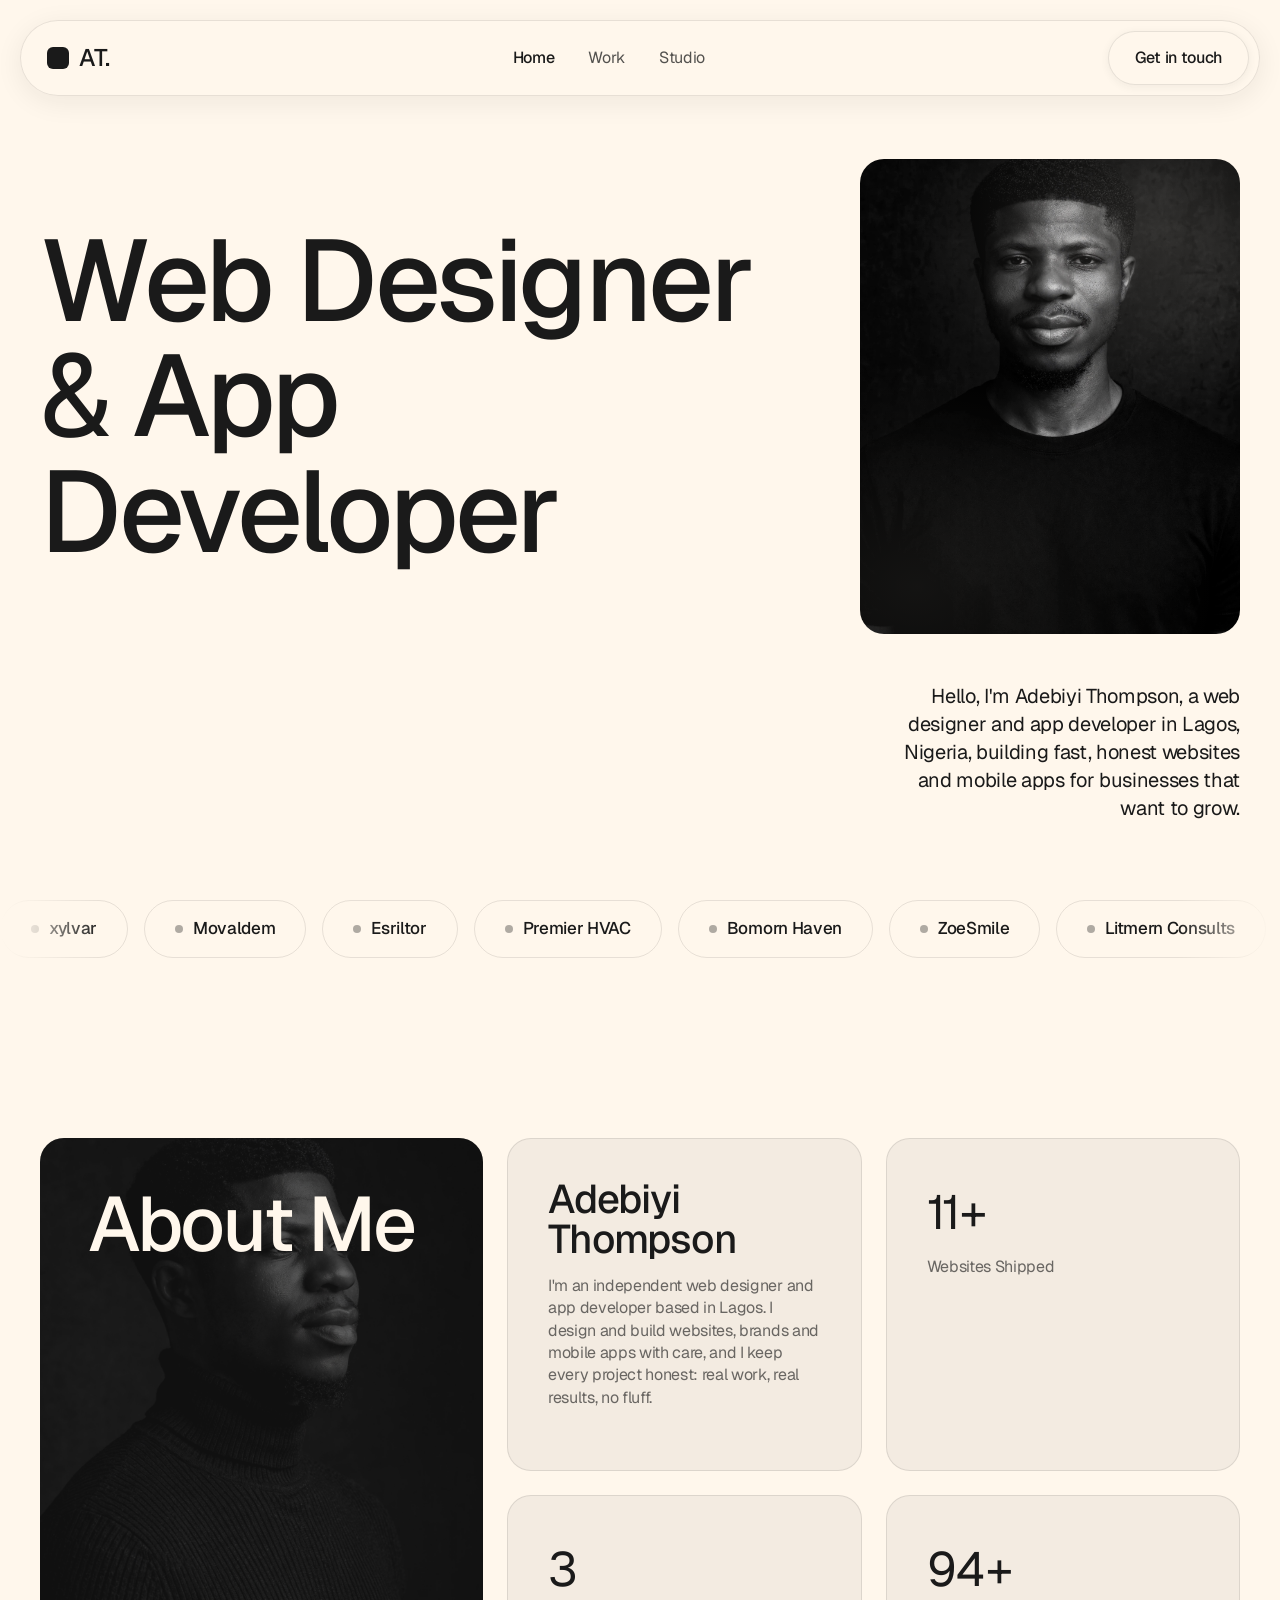
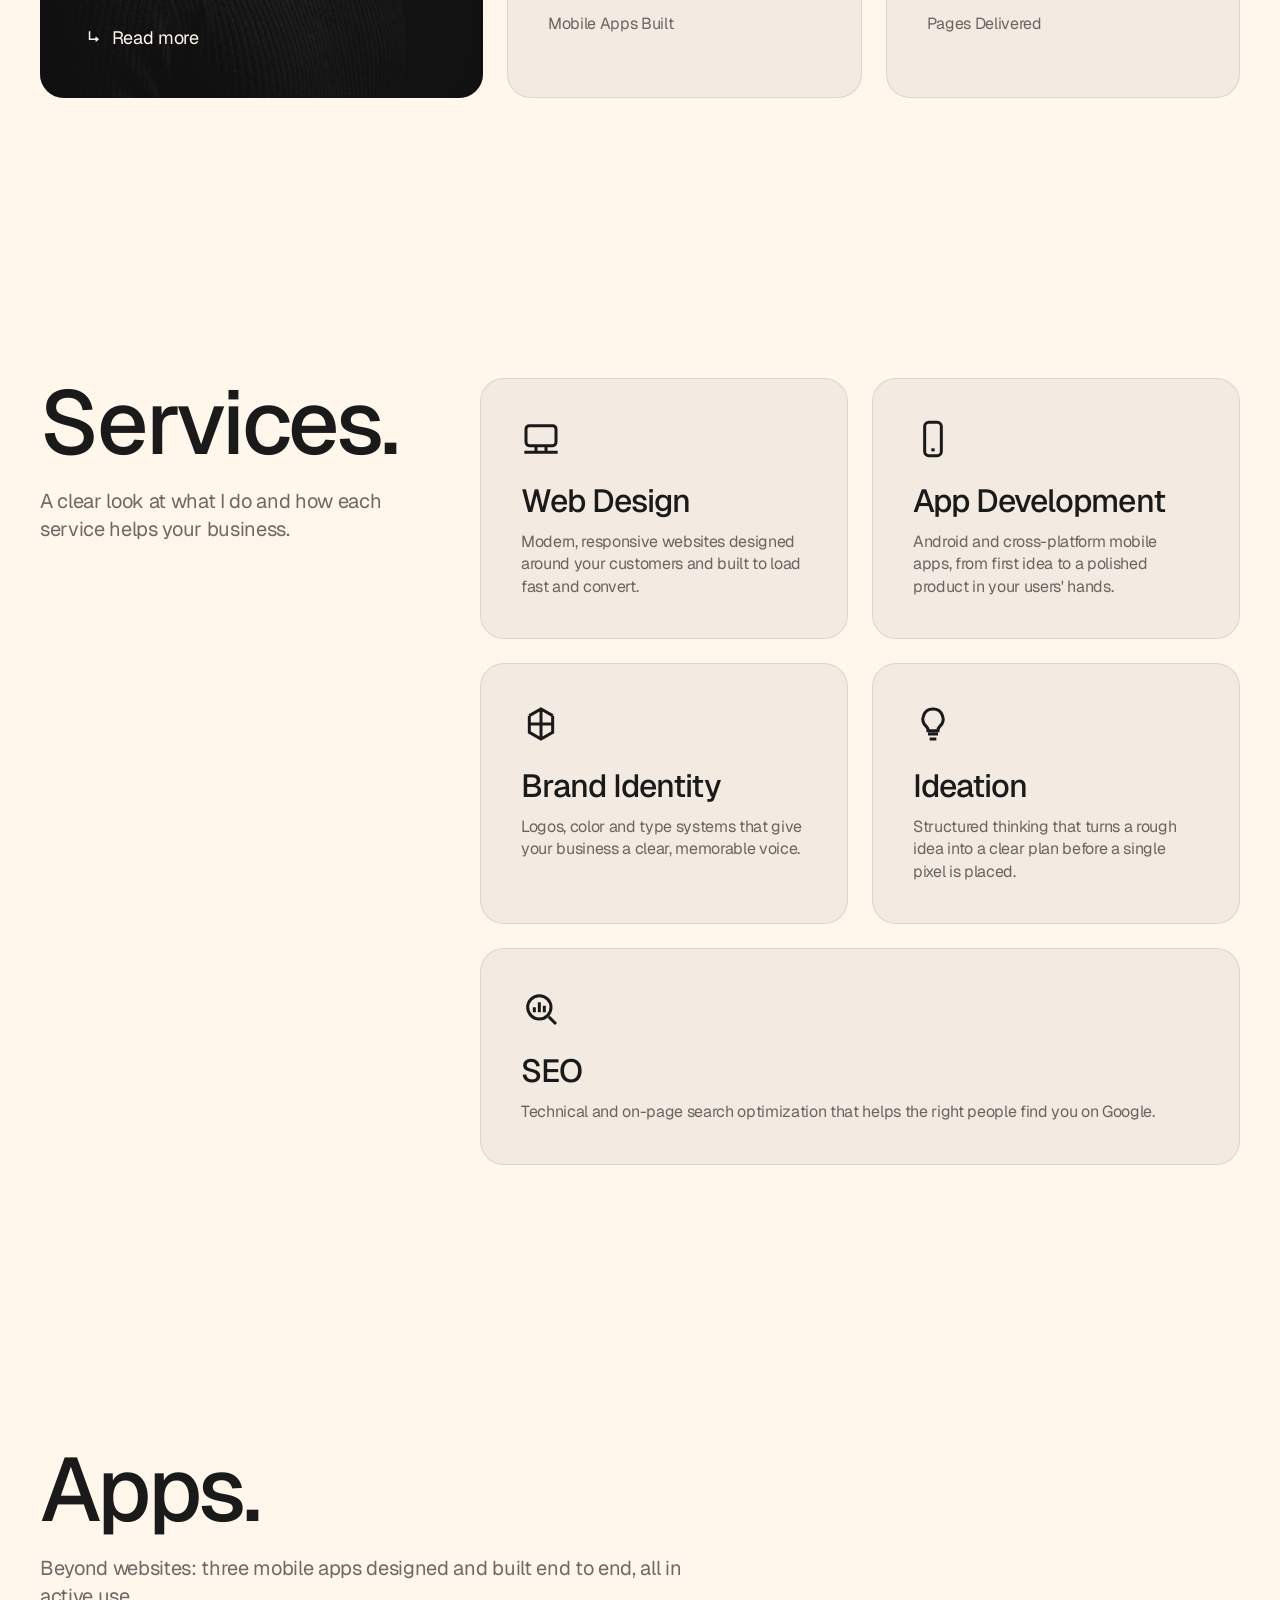
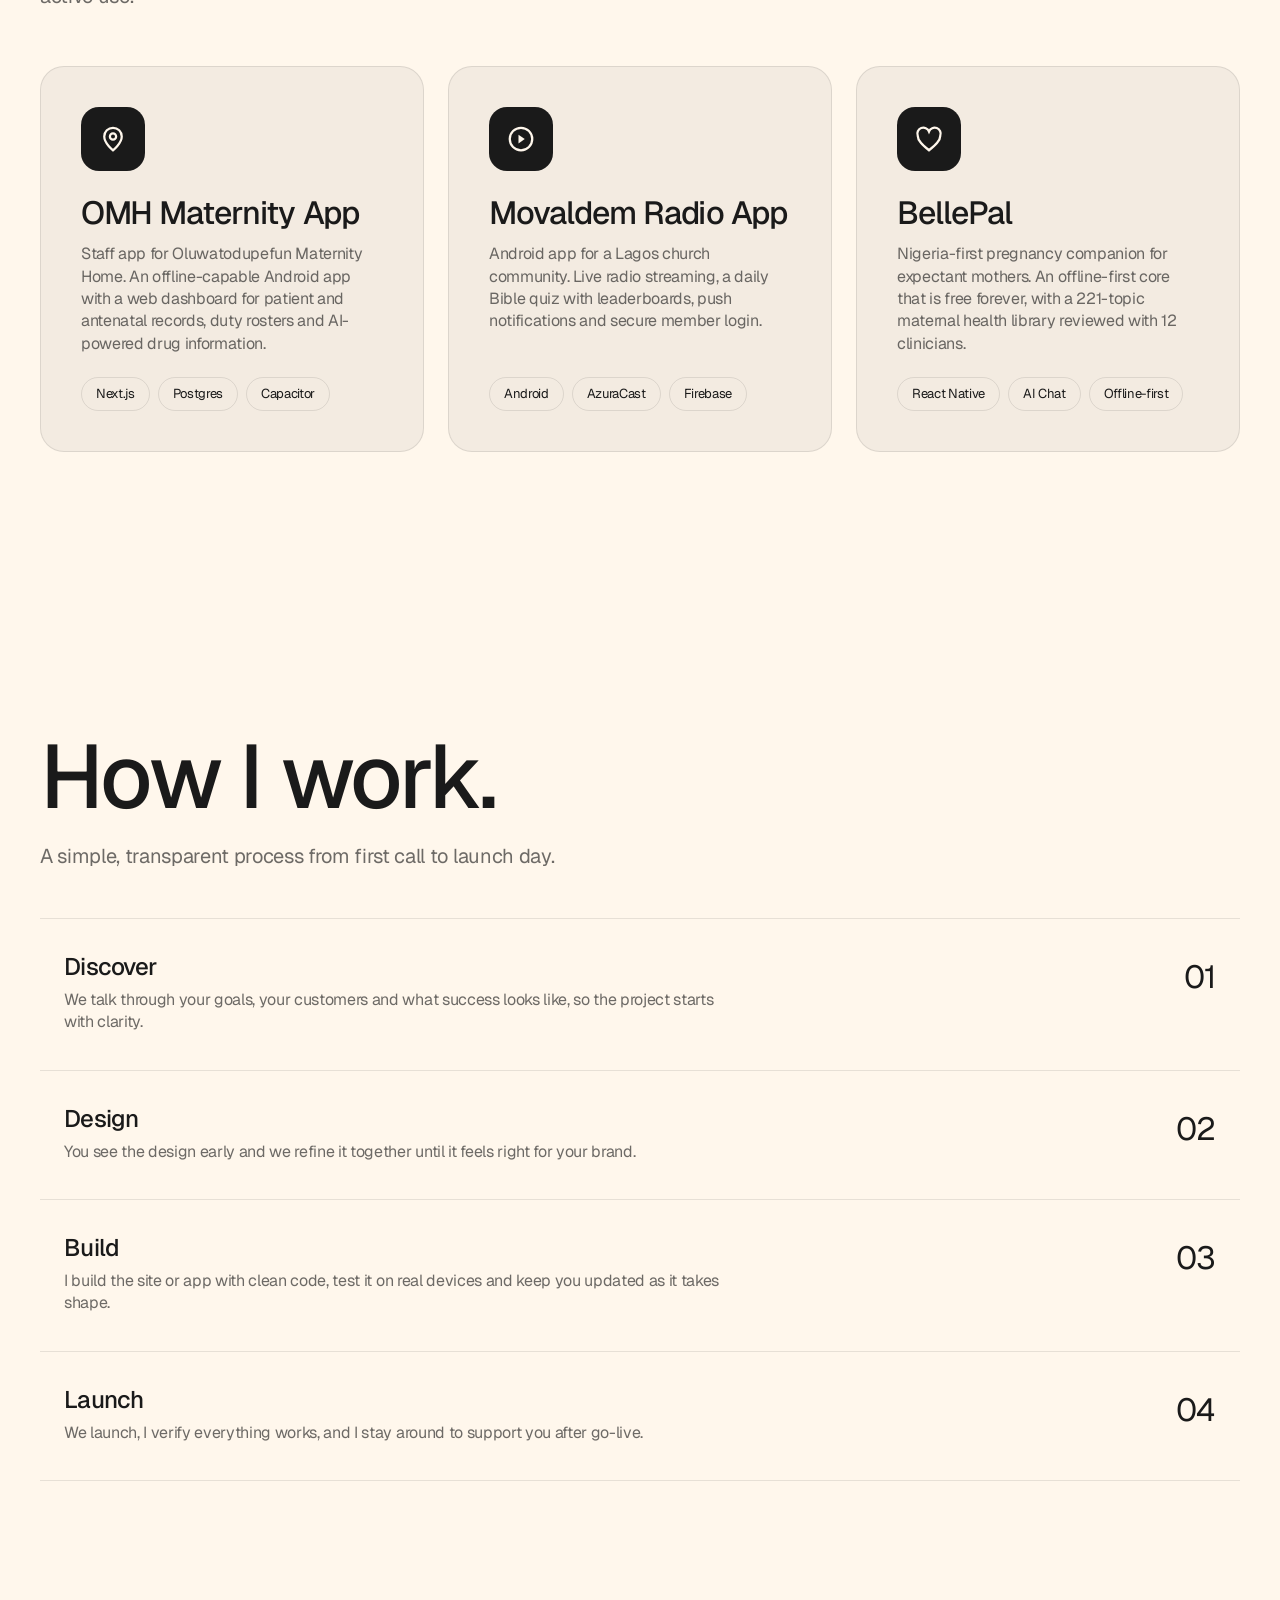
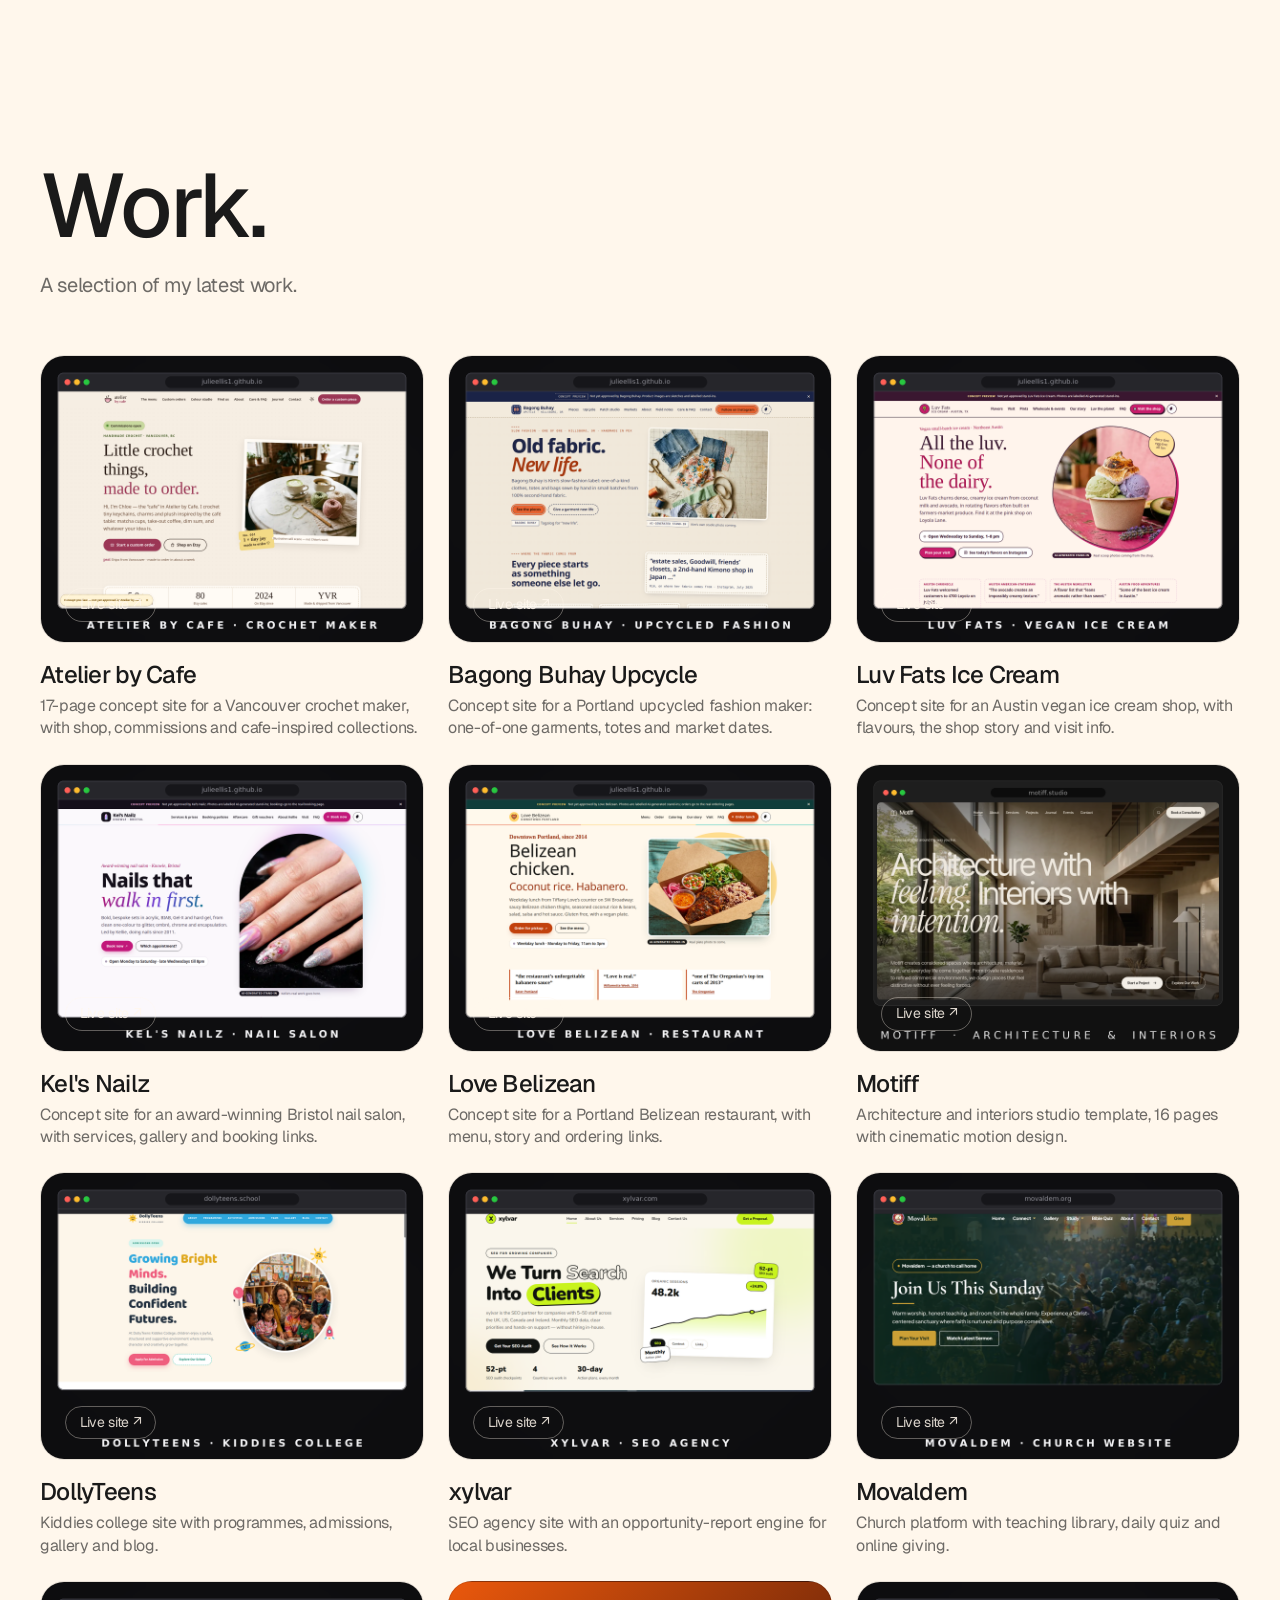
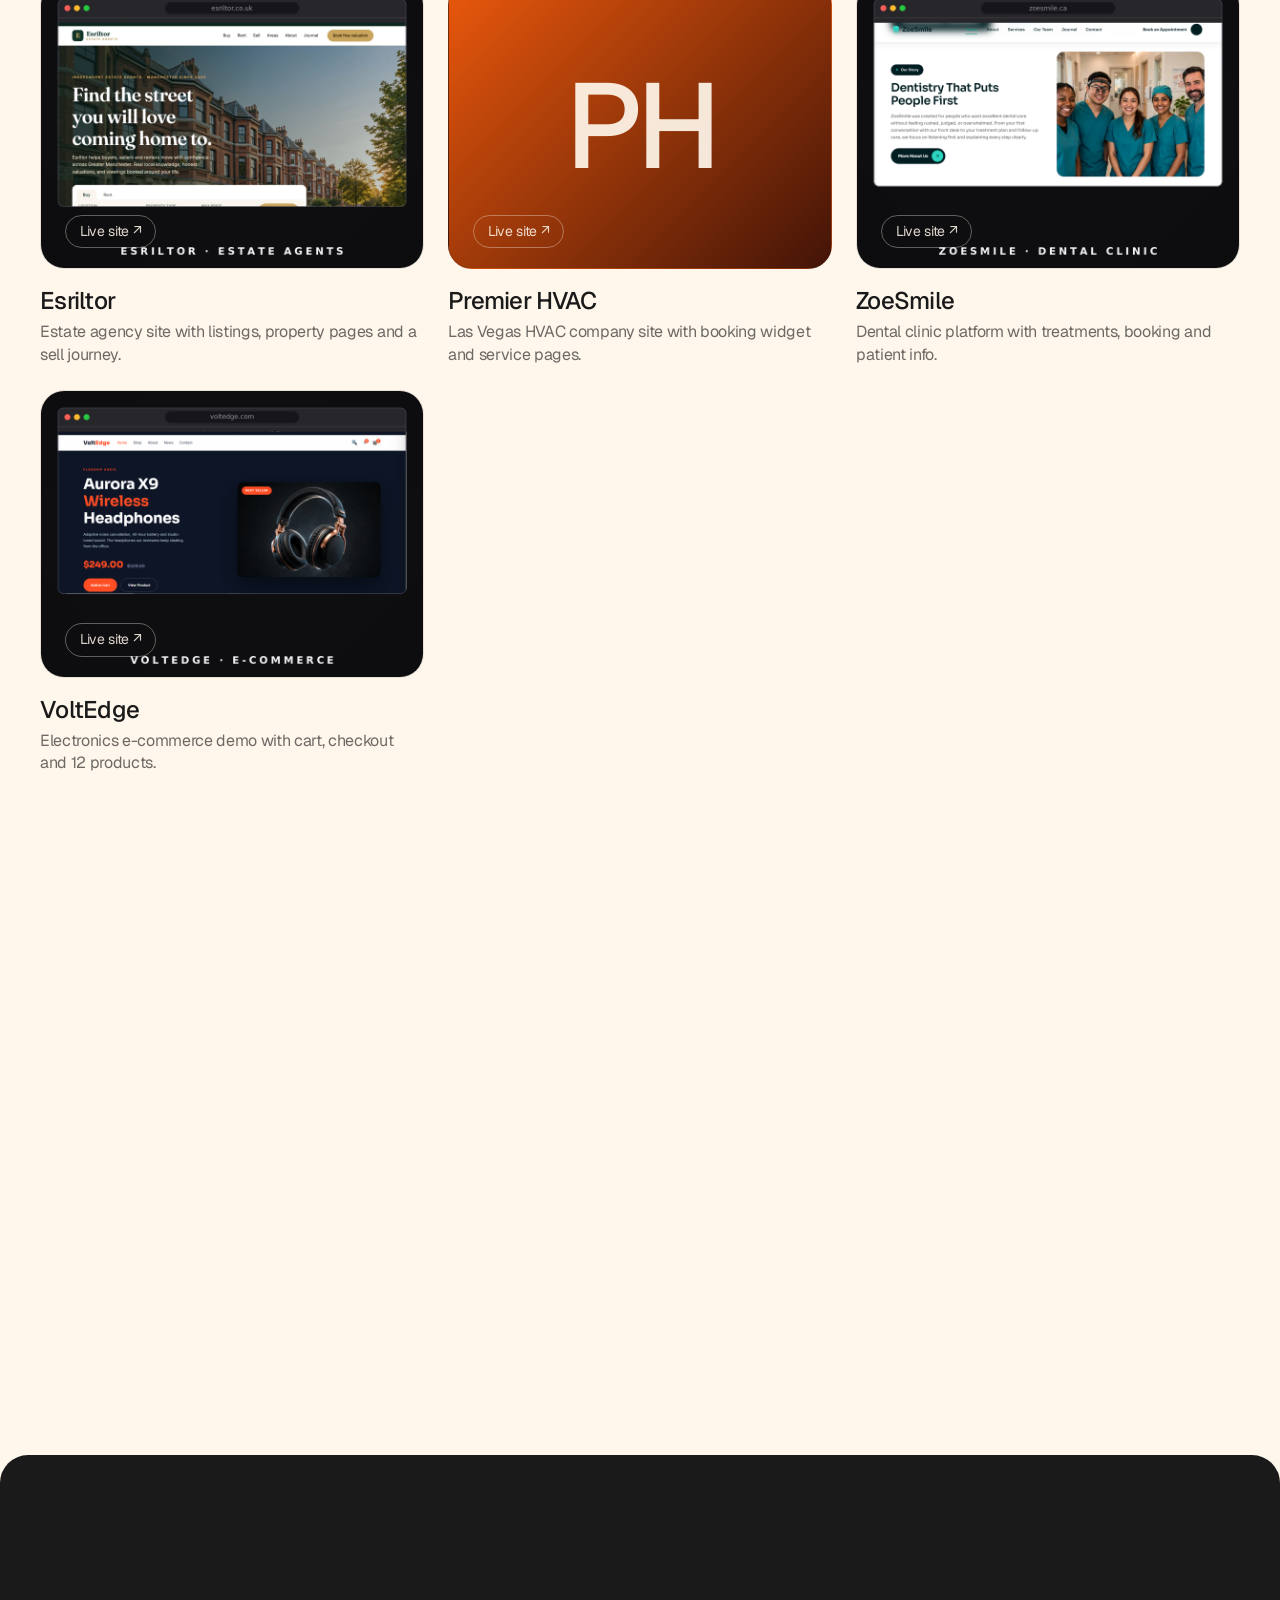
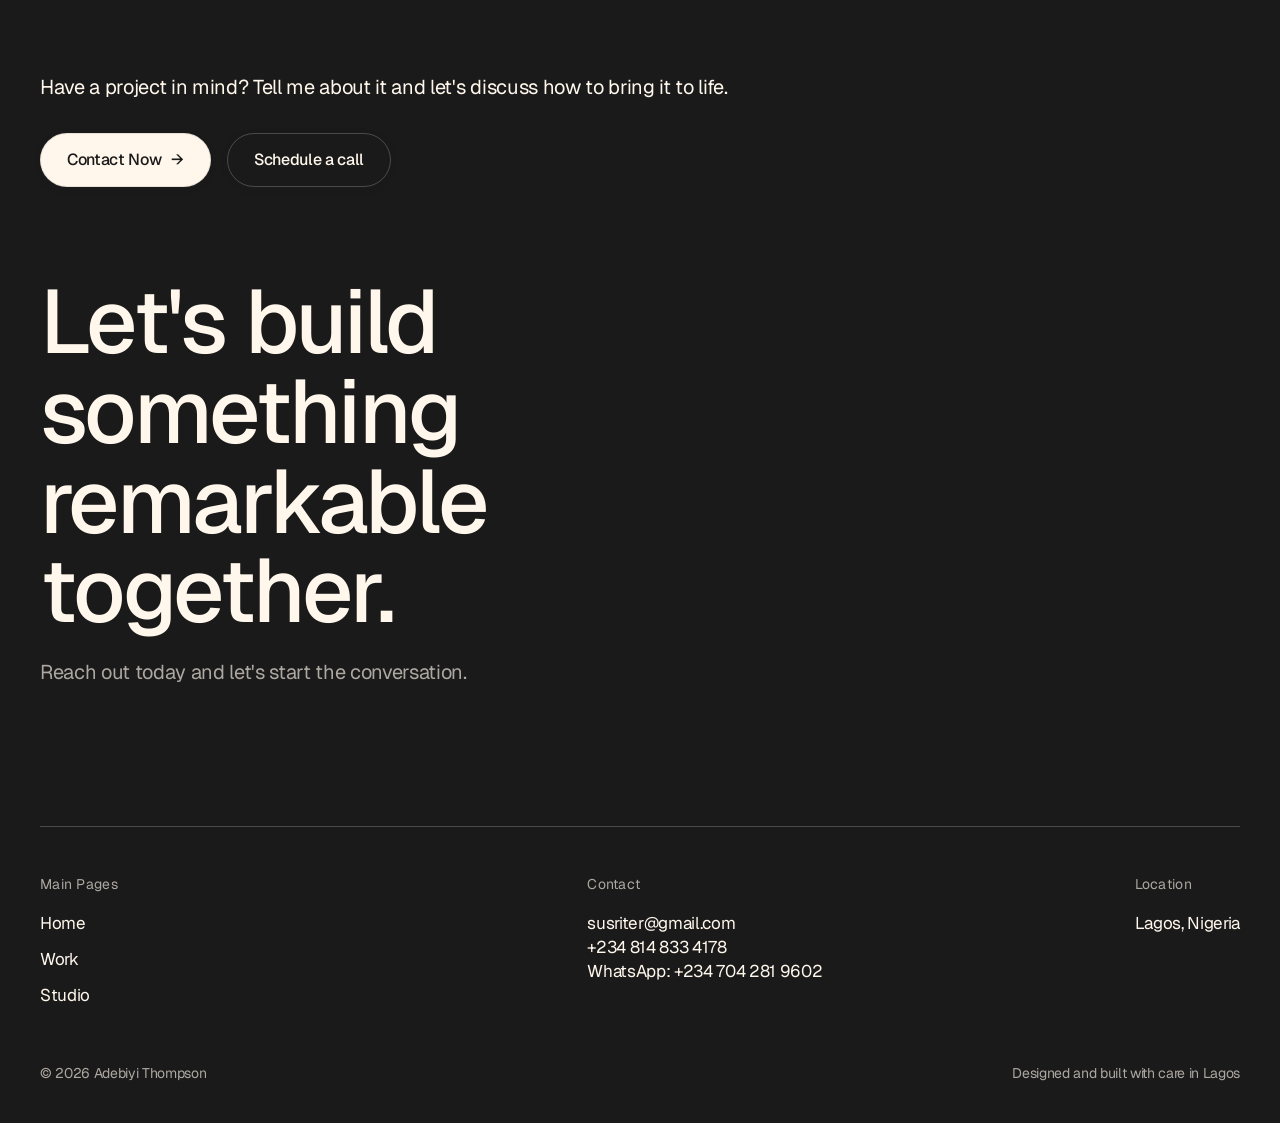
<file: index.html>
<!DOCTYPE html>
<html lang="en">
<head>
<meta charset="UTF-8">
<meta name="viewport" content="width=device-width, initial-scale=1.0">
<title>Adebiyi Thompson: Web Designer &amp; App Developer in Lagos</title>
<meta name="description" content="Adebiyi Thompson is a web designer and app developer in Lagos, Nigeria, building fast, honest websites and mobile apps for growing businesses.">
<link rel="preconnect" href="https://fonts.googleapis.com">
<link rel="preconnect" href="https://fonts.gstatic.com" crossorigin>
<link href="https://fonts.googleapis.com/css2?family=Geist:wght@100..900&display=swap" rel="stylesheet">
<link rel="stylesheet" href="assets/css/style.css">
<link rel="icon" href="assets/img/about-portrait.jpg">
</head>
<body>

<nav class="nav" aria-label="Main navigation">
  <a class="brand" href="index.html" aria-label="Adebiyi Thompson home"><span class="brand-mark"></span>AT.</a>
  <ul class="nav-links">
    <li><a href="index.html" class="active">Home</a></li>
    <li><a href="works.html">Work</a></li>
    <li><a href="studio.html">Studio</a></li>
  </ul>
  <a class="btn" href="mailto:susriter@gmail.com">Get in touch</a>
  <button class="burger" id="burger" aria-label="Open menu" aria-expanded="false"><span></span><span></span><span></span></button>
</nav>
<div class="mobile-menu" id="mobileMenu">
  <a href="index.html">Home</a>
  <a href="works.html">Work</a>
  <a href="studio.html">Studio</a>
  <a class="btn" href="mailto:susriter@gmail.com">Get in touch</a>
</div>

<header class="hero">
  <div class="wrap hero-grid">
    <h1>Web Designer<br><span class="amp">&amp;</span> App Developer</h1>
    <div class="hero-photo"><img src="assets/img/hero-portrait.jpg" alt="Adebiyi Thompson"></div>
    <p class="hero-intro">Hello, I'm Adebiyi Thompson, a web designer and app developer in Lagos, Nigeria, building fast, honest websites and mobile apps for businesses that want to grow.</p>
  </div>
</header>

<div class="strip" aria-label="Selected clients and projects">
  <div class="marquee"><div class="marquee-track" id="logoTrack">
    <span class="logo-pill"><i></i>xylvar</span><span class="logo-pill"><i></i>Movaldem</span><span class="logo-pill"><i></i>Esriltor</span><span class="logo-pill"><i></i>Premier HVAC</span><span class="logo-pill"><i></i>Bomorn Haven</span><span class="logo-pill"><i></i>ZoeSmile</span><span class="logo-pill"><i></i>Litmern Consults</span><span class="logo-pill"><i></i>SAG Ministry</span><span class="logo-pill"><i></i>Marksheet</span><span class="logo-pill"><i></i>VoltEdge</span>
  </div></div>
</div>

<section id="about" aria-label="About me">
  <div class="wrap bento">
    <div class="card about-dark reveal">
      <img class="about-photo" src="assets/img/about-portrait.jpg" alt="Adebiyi Thompson">
      <h2>About Me</h2>
      <a class="read-more" href="studio.html"><span class="arr">↳</span> Read more</a>
    </div>
    <div class="card reveal" data-delay="80">
      <h3 class="about-name">Adebiyi Thompson</h3>
      <p class="about-bio">I'm an independent web designer and app developer based in Lagos. I design and build websites, brands and mobile apps with care, and I keep every project honest: real work, real results, no fluff.</p>
    </div>
    <div class="card reveal" data-delay="140">
      <div class="stat-num">11+</div>
      <div class="stat-label">Websites Shipped</div>
    </div>
    <div class="card reveal" data-delay="200">
      <div class="stat-num">3</div>
      <div class="stat-label">Mobile Apps Built</div>
    </div>
    <div class="card reveal" data-delay="260">
      <div class="stat-num">94+</div>
      <div class="stat-label">Pages Delivered</div>
    </div>
  </div>
</section>

<section id="services" aria-label="Services">
  <div class="wrap services-layout">
    <div class="reveal sec-head-row">
      <h2 class="sec-head">Services.</h2>
      <p class="sec-sub">A clear look at what I do and how each service helps your business.</p>
    </div>
    <div class="svc-grid">
      <div class="card reveal" data-delay="60">
        <div class="svc-icon"><svg viewBox="0 0 24 24" fill="none" stroke="currentColor" stroke-width="1.8"><rect x="3" y="4" width="18" height="12" rx="2"/><path d="M2 20h20M9 16v4M15 16v4"/></svg></div>
        <h3 class="svc-title">Web Design</h3>
        <p class="svc-desc">Modern, responsive websites designed around your customers and built to load fast and convert.</p>
      </div>
      <div class="card reveal" data-delay="120">
        <div class="svc-icon"><svg viewBox="0 0 24 24" fill="none" stroke="currentColor" stroke-width="1.8"><rect x="7" y="2" width="10" height="20" rx="2.5"/><path d="M11 18.5h2"/></svg></div>
        <h3 class="svc-title">App Development</h3>
        <p class="svc-desc">Android and cross-platform mobile apps, from first idea to a polished product in your users' hands.</p>
      </div>
      <div class="card reveal" data-delay="180">
        <div class="svc-icon"><svg viewBox="0 0 24 24" fill="none" stroke="currentColor" stroke-width="1.8"><path d="M12 3v18M5 7l7-4 7 4M5 7v10l7 4 7-4V7"/><path d="M5 12h14"/></svg></div>
        <h3 class="svc-title">Brand Identity</h3>
        <p class="svc-desc">Logos, color and type systems that give your business a clear, memorable voice.</p>
      </div>
      <div class="card reveal" data-delay="240">
        <div class="svc-icon"><svg viewBox="0 0 24 24" fill="none" stroke="currentColor" stroke-width="1.8"><path d="M9 18h6M10 21h4M12 3a6 6 0 0 0-4 10.5c.8.7 1 1.5 1 2.5h6c0-1 .2-1.8 1-2.5A6 6 0 0 0 12 3z"/></svg></div>
        <h3 class="svc-title">Ideation</h3>
        <p class="svc-desc">Structured thinking that turns a rough idea into a clear plan before a single pixel is placed.</p>
      </div>
      <div class="card svc-wide reveal" data-delay="300">
        <div class="svc-icon"><svg viewBox="0 0 24 24" fill="none" stroke="currentColor" stroke-width="1.8"><circle cx="11" cy="11" r="7"/><path d="M21 21l-4.3-4.3M8 11v3M11 8v6M14 10v4"/></svg></div>
        <h3 class="svc-title">SEO</h3>
        <p class="svc-desc">Technical and on-page search optimization that helps the right people find you on Google.</p>
      </div>
    </div>
  </div>
</section>

<section id="apps" aria-label="Mobile apps">
  <div class="wrap">
    <div class="reveal">
      <h2 class="sec-head">Apps.</h2>
      <p class="sec-sub">Beyond websites: three mobile apps designed and built end to end, all in active use.</p>
    </div>
    <div class="apps-grid">
      <div class="card app-card reveal" data-delay="60">
        <div class="app-icon"><svg viewBox="0 0 24 24" fill="none" stroke="currentColor" stroke-width="1.8"><path d="M12 21s-7-5.5-7-11a7 7 0 0 1 14 0c0 5.5-7 11-7 11z"/><circle cx="12" cy="10" r="2.5"/></svg></div>
        <h3 class="app-name">OMH Maternity App</h3>
        <p class="app-desc">Staff app for Oluwatodupefun Maternity Home. An offline-capable Android app with a web dashboard for patient and antenatal records, duty rosters and AI-powered drug information.</p>
        <div class="stack"><span>Next.js</span><span>Postgres</span><span>Capacitor</span></div>
      </div>
      <div class="card app-card reveal" data-delay="140">
        <div class="app-icon"><svg viewBox="0 0 24 24" fill="none" stroke="currentColor" stroke-width="1.8"><circle cx="12" cy="12" r="9"/><path d="M10 8.5l5 3.5-5 3.5z" fill="currentColor" stroke="none"/></svg></div>
        <h3 class="app-name">Movaldem Radio App</h3>
        <p class="app-desc">Android app for a Lagos church community. Live radio streaming, a daily Bible quiz with leaderboards, push notifications and secure member login.</p>
        <div class="stack"><span>Android</span><span>AzuraCast</span><span>Firebase</span></div>
      </div>
      <div class="card app-card reveal" data-delay="220">
        <div class="app-icon"><svg viewBox="0 0 24 24" fill="none" stroke="currentColor" stroke-width="1.8"><path d="M12 21C7 17 3 13.5 3 9.5A4.5 4.5 0 0 1 12 6a4.5 4.5 0 0 1 9 3.5c0 4-4 7.5-9 11.5z"/></svg></div>
        <h3 class="app-name">BellePal</h3>
        <p class="app-desc">Nigeria-first pregnancy companion for expectant mothers. An offline-first core that is free forever, with a 221-topic maternal health library reviewed with 12 clinicians.</p>
        <div class="stack"><span>React Native</span><span>AI Chat</span><span>Offline-first</span></div>
      </div>
    </div>
  </div>
</section>

<section id="process" aria-label="How I work">
  <div class="wrap">
    <div class="reveal" style="margin-bottom:48px">
      <h2 class="sec-head">How I work.</h2>
      <p class="sec-sub">A simple, transparent process from first call to launch day.</p>
    </div>
    <div class="reveal">
      <div class="prow"><div><h3>Discover</h3><p>We talk through your goals, your customers and what success looks like, so the project starts with clarity.</p></div><span class="num">01</span></div>
      <div class="prow"><div><h3>Design</h3><p>You see the design early and we refine it together until it feels right for your brand.</p></div><span class="num">02</span></div>
      <div class="prow"><div><h3>Build</h3><p>I build the site or app with clean code, test it on real devices and keep you updated as it takes shape.</p></div><span class="num">03</span></div>
      <div class="prow"><div><h3>Launch</h3><p>We launch, I verify everything works, and I stay around to support you after go-live.</p></div><span class="num">04</span></div>
    </div>
  </div>
</section>

<section id="work" aria-label="Selected work">
  <div class="wrap">
    <div class="work-head reveal">
      <div>
        <h2 class="sec-head">Work.</h2>
        <p class="sec-sub">A selection of my latest work.</p>
      </div>
    </div>
  </div>
  <div class="wrap">
    <div class="work-grid reveal">
      <article class="work-card"><a href="https://julieellis1.github.io/atelier-by-cafe/" target="_blank" rel="noopener">
        <div class="work-visual"><img src="assets/img/work-atelier-by-cafe.png" alt="Atelier by Cafe crochet website"><span class="wt">Live site ↗</span></div>
        <h3 class="work-title">Atelier by Cafe</h3><p class="work-desc">17-page concept site for a Vancouver crochet maker, with shop, commissions and cafe-inspired collections.</p></a></article>
      <article class="work-card"><a href="https://julieellis1.github.io/bagong-buhay-upcycle/" target="_blank" rel="noopener">
        <div class="work-visual"><img src="assets/img/work-bagong-buhay-upcycle.png" alt="Bagong Buhay Upcycle fashion website"><span class="wt">Live site ↗</span></div>
        <h3 class="work-title">Bagong Buhay Upcycle</h3><p class="work-desc">Concept site for a Portland upcycled fashion maker: one-of-one garments, totes and market dates.</p></a></article>
      <article class="work-card"><a href="https://julieellis1.github.io/luv-fats-ice-cream/" target="_blank" rel="noopener">
        <div class="work-visual"><img src="assets/img/work-luv-fats-ice-cream.png" alt="Luv Fats Ice Cream website"><span class="wt">Live site ↗</span></div>
        <h3 class="work-title">Luv Fats Ice Cream</h3><p class="work-desc">Concept site for an Austin vegan ice cream shop, with flavours, the shop story and visit info.</p></a></article>
      <article class="work-card"><a href="https://julieellis1.github.io/kels-nailz/" target="_blank" rel="noopener">
        <div class="work-visual"><img src="assets/img/work-kels-nailz.png" alt="Kel's Nailz salon website"><span class="wt">Live site ↗</span></div>
        <h3 class="work-title">Kel's Nailz</h3><p class="work-desc">Concept site for an award-winning Bristol nail salon, with services, gallery and booking links.</p></a></article>
      <article class="work-card"><a href="https://julieellis1.github.io/love-belizean/" target="_blank" rel="noopener">
        <div class="work-visual"><img src="assets/img/work-love-belizean.png" alt="Love Belizean restaurant website"><span class="wt">Live site ↗</span></div>
        <h3 class="work-title">Love Belizean</h3><p class="work-desc">Concept site for a Portland Belizean restaurant, with menu, story and ordering links.</p></a></article>
      <article class="work-card"><a href="https://julieellis1.github.io/motiff/" target="_blank" rel="noopener">
        <div class="work-visual"><img src="assets/img/work-motiff.png" alt="Motiff architecture studio website"><span class="wt">Live site ↗</span></div>
        <h3 class="work-title">Motiff</h3><p class="work-desc">Architecture and interiors studio template, 16 pages with cinematic motion design.</p></a></article>
      
      <article class="work-card"><a href="https://julieellis1.github.io/portfolio-demos/dollyteens/" target="_blank" rel="noopener">
        <div class="work-visual"><img src="assets/img/work-dollyteens.png" alt="DollyTeens Kiddies College website"><span class="wt">Live site ↗</span></div>
        <h3 class="work-title">DollyTeens</h3><p class="work-desc">Kiddies college site with programmes, admissions, gallery and blog.</p></a></article>
      <article class="work-card"><a href="https://xylvar.pages.dev" target="_blank" rel="noopener">
        <div class="work-visual"><img src="assets/img/work-xylvar.png" alt="xylvar website"><span class="wt">Live site ↗</span></div>
        <h3 class="work-title">xylvar</h3><p class="work-desc">SEO agency site with an opportunity-report engine for local businesses.</p></a></article>
      <article class="work-card"><a href="https://movaldem.teta.dpdns.org" target="_blank" rel="noopener">
        <div class="work-visual"><img src="assets/img/work-movaldem.png" alt="Movaldem church website"><span class="wt">Live site ↗</span></div>
        <h3 class="work-title">Movaldem</h3><p class="work-desc">Church platform with teaching library, daily quiz and online giving.</p></a></article>
      <article class="work-card"><a href="https://julieellis1.github.io/portfolio-demos/esriltor/" target="_blank" rel="noopener">
        <div class="work-visual"><img src="assets/img/work-esriltor.png" alt="Esriltor estate agency website"><span class="wt">Live site ↗</span></div>
        <h3 class="work-title">Esriltor</h3><p class="work-desc">Estate agency site with listings, property pages and a sell journey.</p></a></article>
      <article class="work-card"><a href="https://julieellis1.github.io/portfolio-demos/premier-hvac/" target="_blank" rel="noopener">
        <div class="work-visual" style="background:linear-gradient(135deg,#ea580c,#431407)"><span class="wi">PH</span><span class="wt">Live site ↗</span></div>
        <h3 class="work-title">Premier HVAC</h3><p class="work-desc">Las Vegas HVAC company site with booking widget and service pages.</p></a></article>
      <article class="work-card"><a href="https://zoesmile.teta.dpdns.org" target="_blank" rel="noopener">
        <div class="work-visual"><img src="assets/img/work-zoesmile.png" alt="ZoeSmile dental clinic website"><span class="wt">Live site ↗</span></div>
        <h3 class="work-title">ZoeSmile</h3><p class="work-desc">Dental clinic platform with treatments, booking and patient info.</p></a></article>
      <article class="work-card"><a href="https://julieellis1.github.io/portfolio-demos/voltedge/" target="_blank" rel="noopener">
        <div class="work-visual"><img src="assets/img/work-voltedge.png" alt="VoltEdge e-commerce website"><span class="wt">Live site ↗</span></div>
        <h3 class="work-title">VoltEdge</h3><p class="work-desc">Electronics e-commerce demo with cart, checkout and 12 products.</p></a></article>
    </div>
    <div class="center reveal"><a class="btn" href="works.html">See more work</a></div>
  </div>
</section>

<div class="statement reveal">
  <div class="wrap"><p>I believe a website should earn its keep. Every project I ship is designed to be fast, clear and honest, so your business looks credible from the very first visit.</p></div>
</div>

<section class="cta-section" aria-label="Contact">
  <div class="cta">
    <div class="wrap">
      <div class="cta-top reveal">
        <img class="avatar" src="assets/img/about-portrait.jpg" alt="Adebiyi Thompson">
        <div><div class="cta-name">Adebiyi Thompson</div><div class="cta-role">Web Designer &amp; App Developer</div></div>
      </div>
      <p class="cta-pitch reveal">Have a project in mind? Tell me about it and let's discuss how to bring it to life.</p>
      <div class="cta-btns reveal">
        <a class="btn btn-solid" href="mailto:susriter@gmail.com">Contact Now <span>→</span></a>
        <a class="btn btn-outline" href="mailto:susriter@gmail.com?subject=Schedule%20a%20call">Schedule a call</a>
      </div>
      <h2 class="reveal">Let's build something remarkable together.</h2>
      <p class="cta-sub reveal">Reach out today and let's start the conversation.</p>
    </div>
    <footer>
      <div class="wrap">
        <div class="foot-grid">
          <div><div class="foot-label">Main Pages</div><ul class="foot-links"><li><a href="index.html">Home</a></li><li><a href="works.html">Work</a></li><li><a href="studio.html">Studio</a></li></ul></div>
          <div><div class="foot-label">Contact</div><a class="foot-mail" href="mailto:susriter@gmail.com">susriter@gmail.com</a><br><a class="foot-mail" href="tel:+2348148334178">+234 814 833 4178</a><br><a class="foot-mail" href="https://wa.me/2347042819602" target="_blank" rel="noopener">WhatsApp: +234 704 281 9602</a></div>
          <div><div class="foot-label">Location</div><p style="font-size:17px">Lagos, Nigeria</p></div>
        </div>
        <div class="foot-base"><span>© <span id="year">2026</span> Adebiyi Thompson</span><span>Designed and built with care in Lagos</span></div>
      </div>
    </footer>
  </div>
</section>

<script src="assets/js/main.js"></script>
<script>
// duplicate marquee content for a seamless loop
(function(){var t=document.getElementById('logoTrack');if(t){t.innerHTML+=t.innerHTML;}})();
</script>
</body>
</html>
</file>
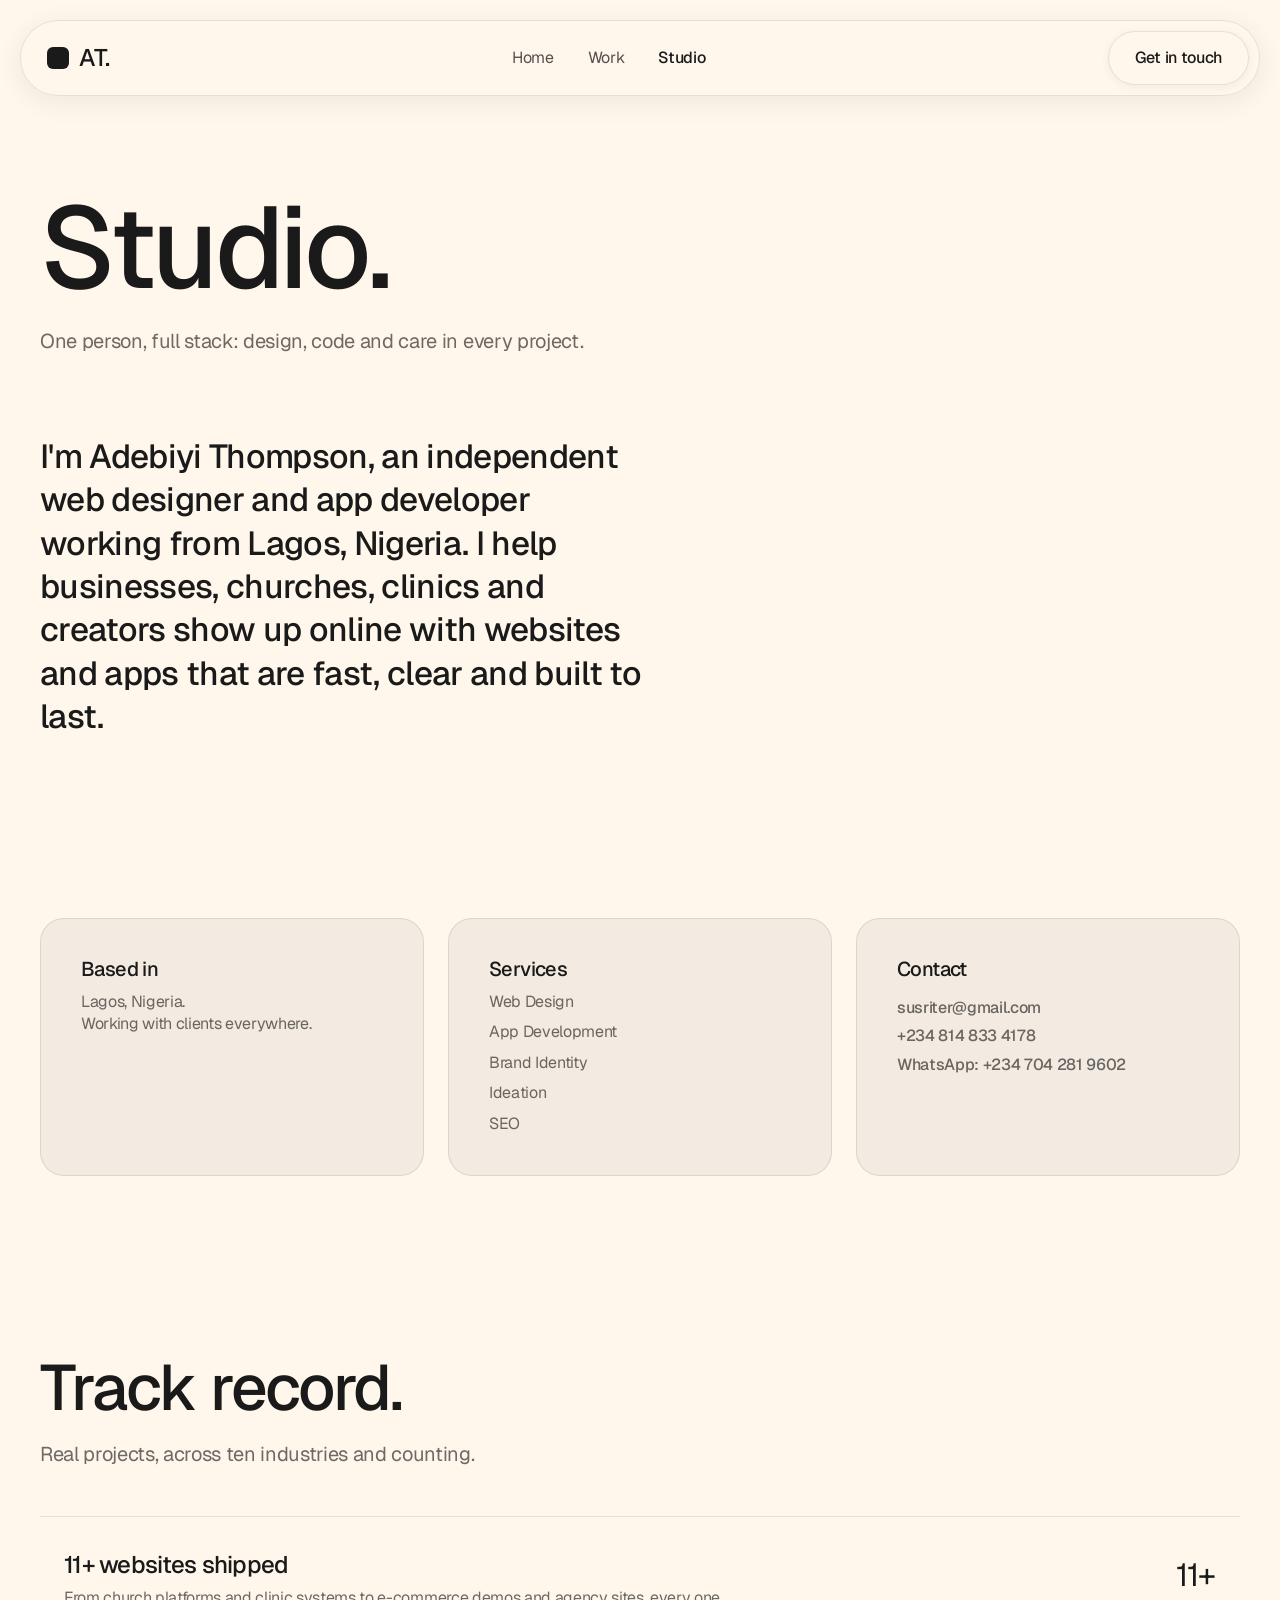
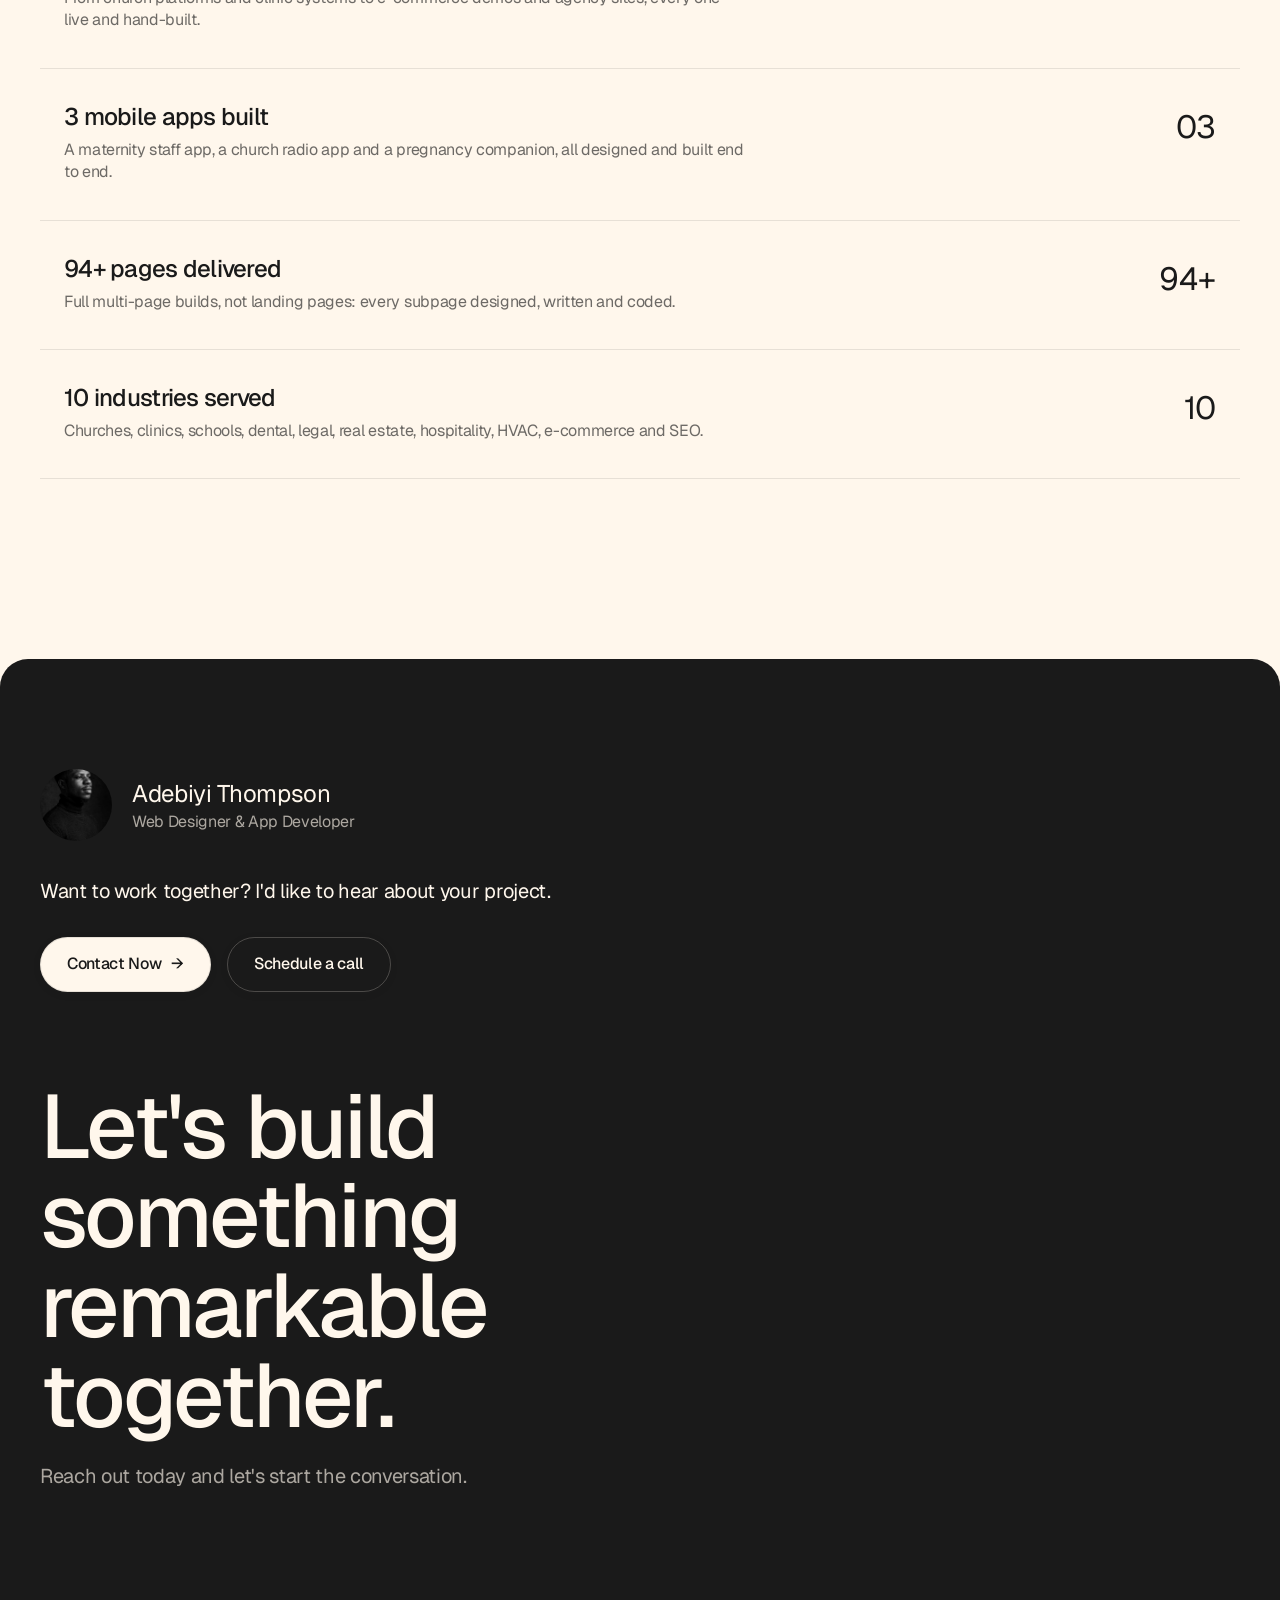
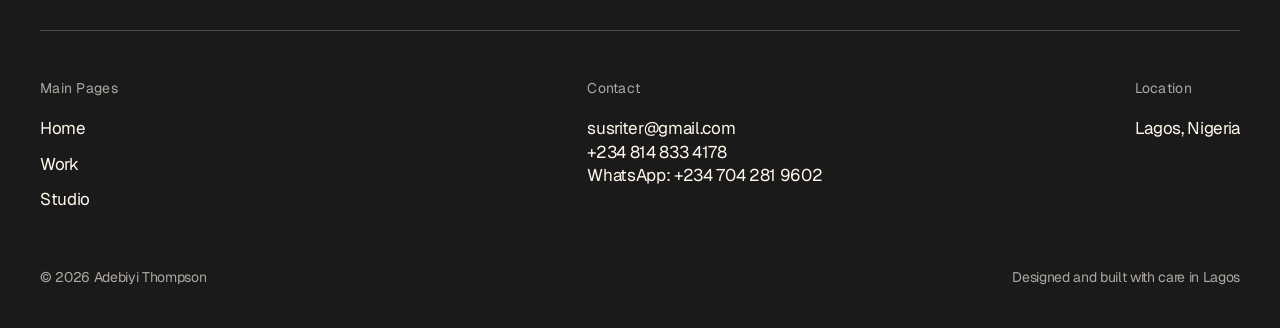
<file: studio.html>
<!DOCTYPE html>
<html lang="en">
<head>
<meta charset="UTF-8">
<meta name="viewport" content="width=device-width, initial-scale=1.0">
<title>Studio: Adebiyi Thompson</title>
<meta name="description" content="About Adebiyi Thompson: independent web designer and app developer in Lagos, Nigeria.">
<link rel="preconnect" href="https://fonts.googleapis.com">
<link rel="preconnect" href="https://fonts.gstatic.com" crossorigin>
<link href="https://fonts.googleapis.com/css2?family=Geist:wght@100..900&display=swap" rel="stylesheet">
<link rel="stylesheet" href="assets/css/style.css">
<link rel="icon" href="assets/img/about-portrait.jpg">
</head>
<body>

<nav class="nav" aria-label="Main navigation">
  <a class="brand" href="index.html" aria-label="Adebiyi Thompson home"><span class="brand-mark"></span>AT.</a>
  <ul class="nav-links">
    <li><a href="index.html">Home</a></li>
    <li><a href="works.html">Work</a></li>
    <li><a href="studio.html" class="active">Studio</a></li>
  </ul>
  <a class="btn" href="mailto:susriter@gmail.com">Get in touch</a>
  <button class="burger" id="burger" aria-label="Open menu" aria-expanded="false"><span></span><span></span><span></span></button>
</nav>
<div class="mobile-menu" id="mobileMenu">
  <a href="index.html">Home</a>
  <a href="works.html">Work</a>
  <a href="studio.html">Studio</a>
  <a class="btn" href="mailto:susriter@gmail.com">Get in touch</a>
</div>

<header class="page-hero">
  <div class="wrap">
    <h1>Studio.</h1>
    <p class="sec-sub">One person, full stack: design, code and care in every project.</p>
  </div>
</header>

<section style="padding-top:40px" aria-label="Bio">
  <div class="wrap">
    <p class="bio-lead reveal">I'm Adebiyi Thompson, an independent web designer and app developer working from Lagos, Nigeria. I help businesses, churches, clinics and creators show up online with websites and apps that are fast, clear and built to last.</p>
  </div>
</section>

<section aria-label="Quick facts" style="padding-top:40px">
  <div class="wrap facts">
    <div class="card fact reveal">
      <h3>Based in</h3>
      <p>Lagos, Nigeria.<br>Working with clients everywhere.</p>
    </div>
    <div class="card fact reveal" data-delay="80">
      <h3>Services</h3>
      <ul><li>Web Design</li><li>App Development</li><li>Brand Identity</li><li>Ideation</li><li>SEO</li></ul>
    </div>
    <div class="card fact reveal" data-delay="160">
      <h3>Contact</h3>
      <p><a class="arch-link" href="mailto:susriter@gmail.com">susriter@gmail.com</a></p>
      <p><a class="arch-link" href="tel:+2348148334178">+234 814 833 4178</a></p>
      <p><a class="arch-link" href="https://wa.me/2347042819602" target="_blank" rel="noopener">WhatsApp: +234 704 281 9602</a></p>
    </div>
  </div>
</section>

<section aria-label="Track record" style="padding-top:40px">
  <div class="wrap">
    <div class="reveal" style="margin-bottom:48px">
      <h2 class="sec-head" style="font-size:clamp(40px,5vw,64px)">Track record.</h2>
      <p class="sec-sub">Real projects, across ten industries and counting.</p>
    </div>
    <div class="reveal">
      <div class="prow"><div><h3>11+ websites shipped</h3><p>From church platforms and clinic systems to e-commerce demos and agency sites, every one live and hand-built.</p></div><span class="num">11+</span></div>
      <div class="prow"><div><h3>3 mobile apps built</h3><p>A maternity staff app, a church radio app and a pregnancy companion, all designed and built end to end.</p></div><span class="num">03</span></div>
      <div class="prow"><div><h3>94+ pages delivered</h3><p>Full multi-page builds, not landing pages: every subpage designed, written and coded.</p></div><span class="num">94+</span></div>
      <div class="prow"><div><h3>10 industries served</h3><p>Churches, clinics, schools, dental, legal, real estate, hospitality, HVAC, e-commerce and SEO.</p></div><span class="num">10</span></div>
    </div>
  </div>
</section>

<section class="cta-section" aria-label="Contact">
  <div class="cta">
    <div class="wrap">
      <div class="cta-top reveal">
        <img class="avatar" src="assets/img/about-portrait.jpg" alt="Adebiyi Thompson">
        <div><div class="cta-name">Adebiyi Thompson</div><div class="cta-role">Web Designer &amp; App Developer</div></div>
      </div>
      <p class="cta-pitch reveal">Want to work together? I'd like to hear about your project.</p>
      <div class="cta-btns reveal">
        <a class="btn btn-solid" href="mailto:susriter@gmail.com">Contact Now <span>→</span></a>
        <a class="btn btn-outline" href="mailto:susriter@gmail.com?subject=Schedule%20a%20call">Schedule a call</a>
      </div>
      <h2 class="reveal">Let's build something remarkable together.</h2>
      <p class="cta-sub reveal">Reach out today and let's start the conversation.</p>
    </div>
    <footer>
      <div class="wrap">
        <div class="foot-grid">
          <div><div class="foot-label">Main Pages</div><ul class="foot-links"><li><a href="index.html">Home</a></li><li><a href="works.html">Work</a></li><li><a href="studio.html">Studio</a></li></ul></div>
          <div><div class="foot-label">Contact</div><a class="foot-mail" href="mailto:susriter@gmail.com">susriter@gmail.com</a><br><a class="foot-mail" href="tel:+2348148334178">+234 814 833 4178</a><br><a class="foot-mail" href="https://wa.me/2347042819602" target="_blank" rel="noopener">WhatsApp: +234 704 281 9602</a></div>
          <div><div class="foot-label">Location</div><p style="font-size:17px">Lagos, Nigeria</p></div>
        </div>
        <div class="foot-base"><span>© <span id="year">2026</span> Adebiyi Thompson</span><span>Designed and built with care in Lagos</span></div>
      </div>
    </footer>
  </div>
</section>

<script src="assets/js/main.js"></script>
</body>
</html>
</file>
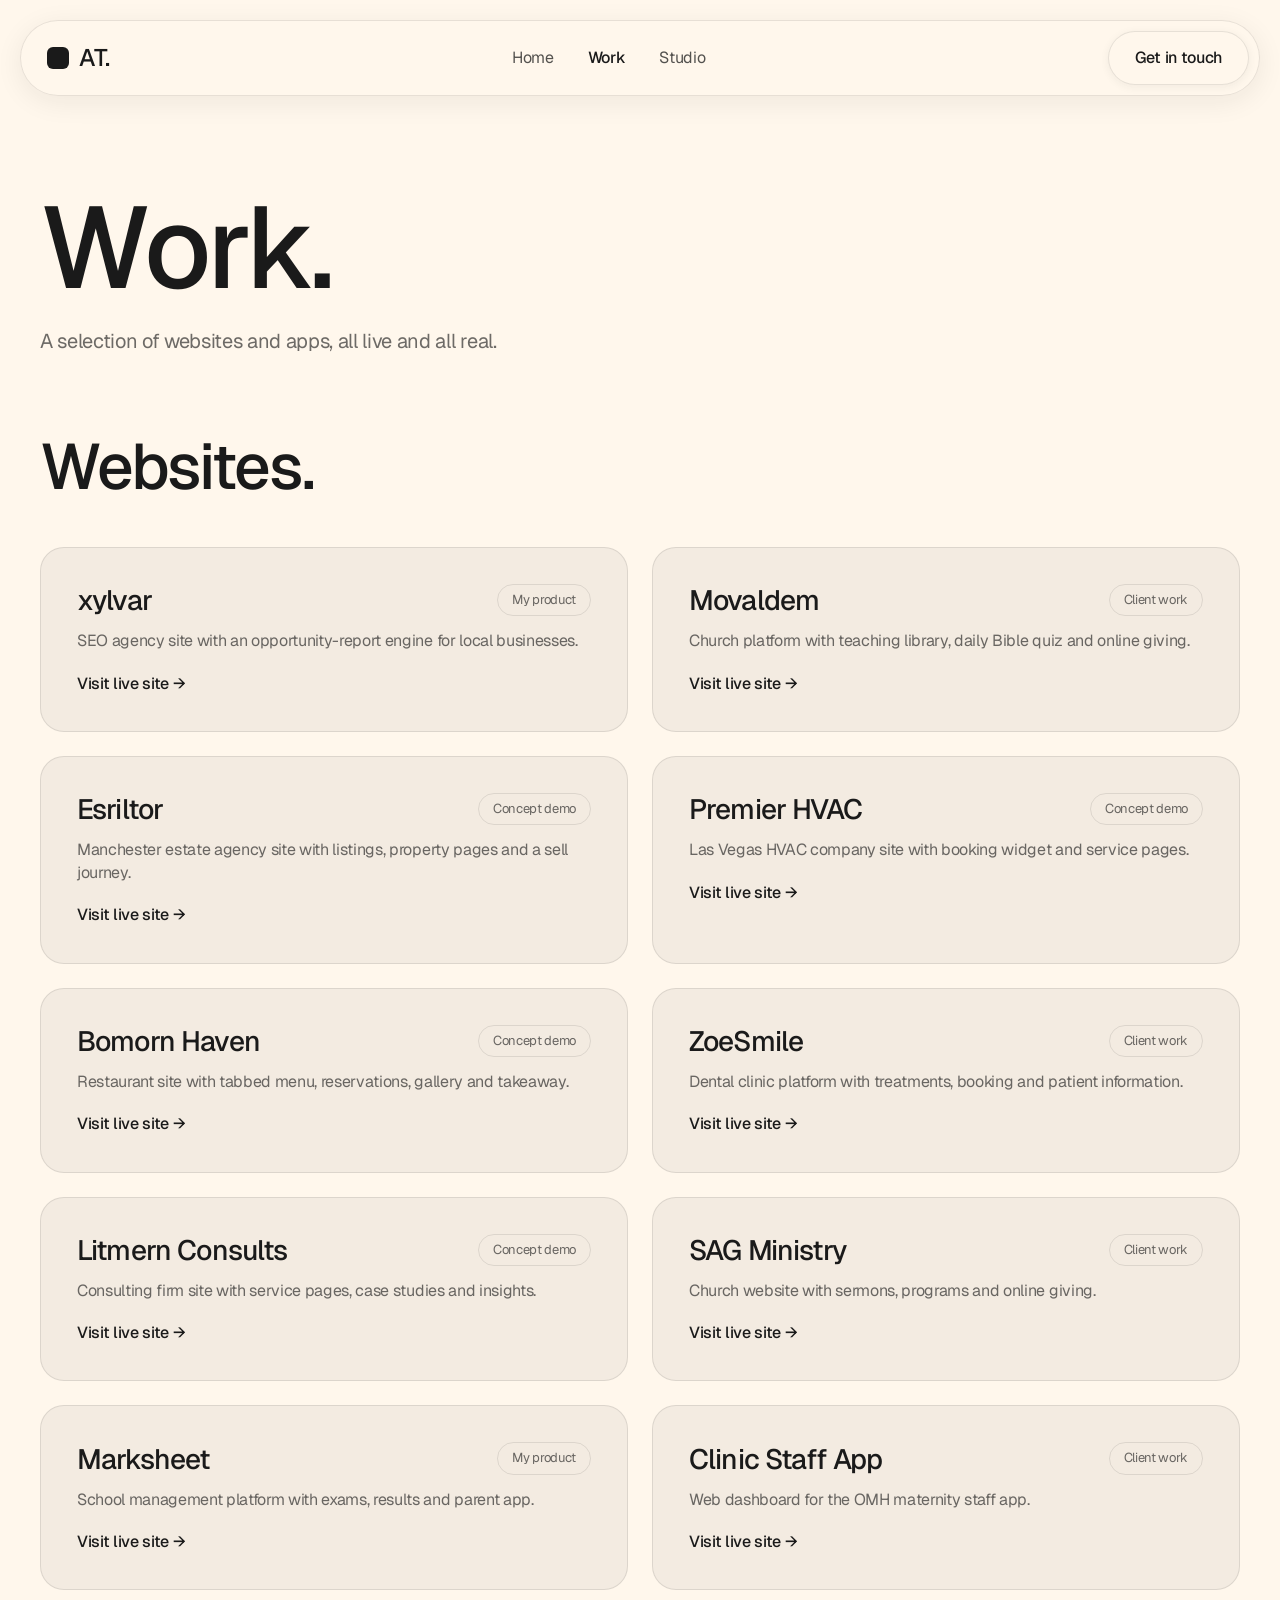
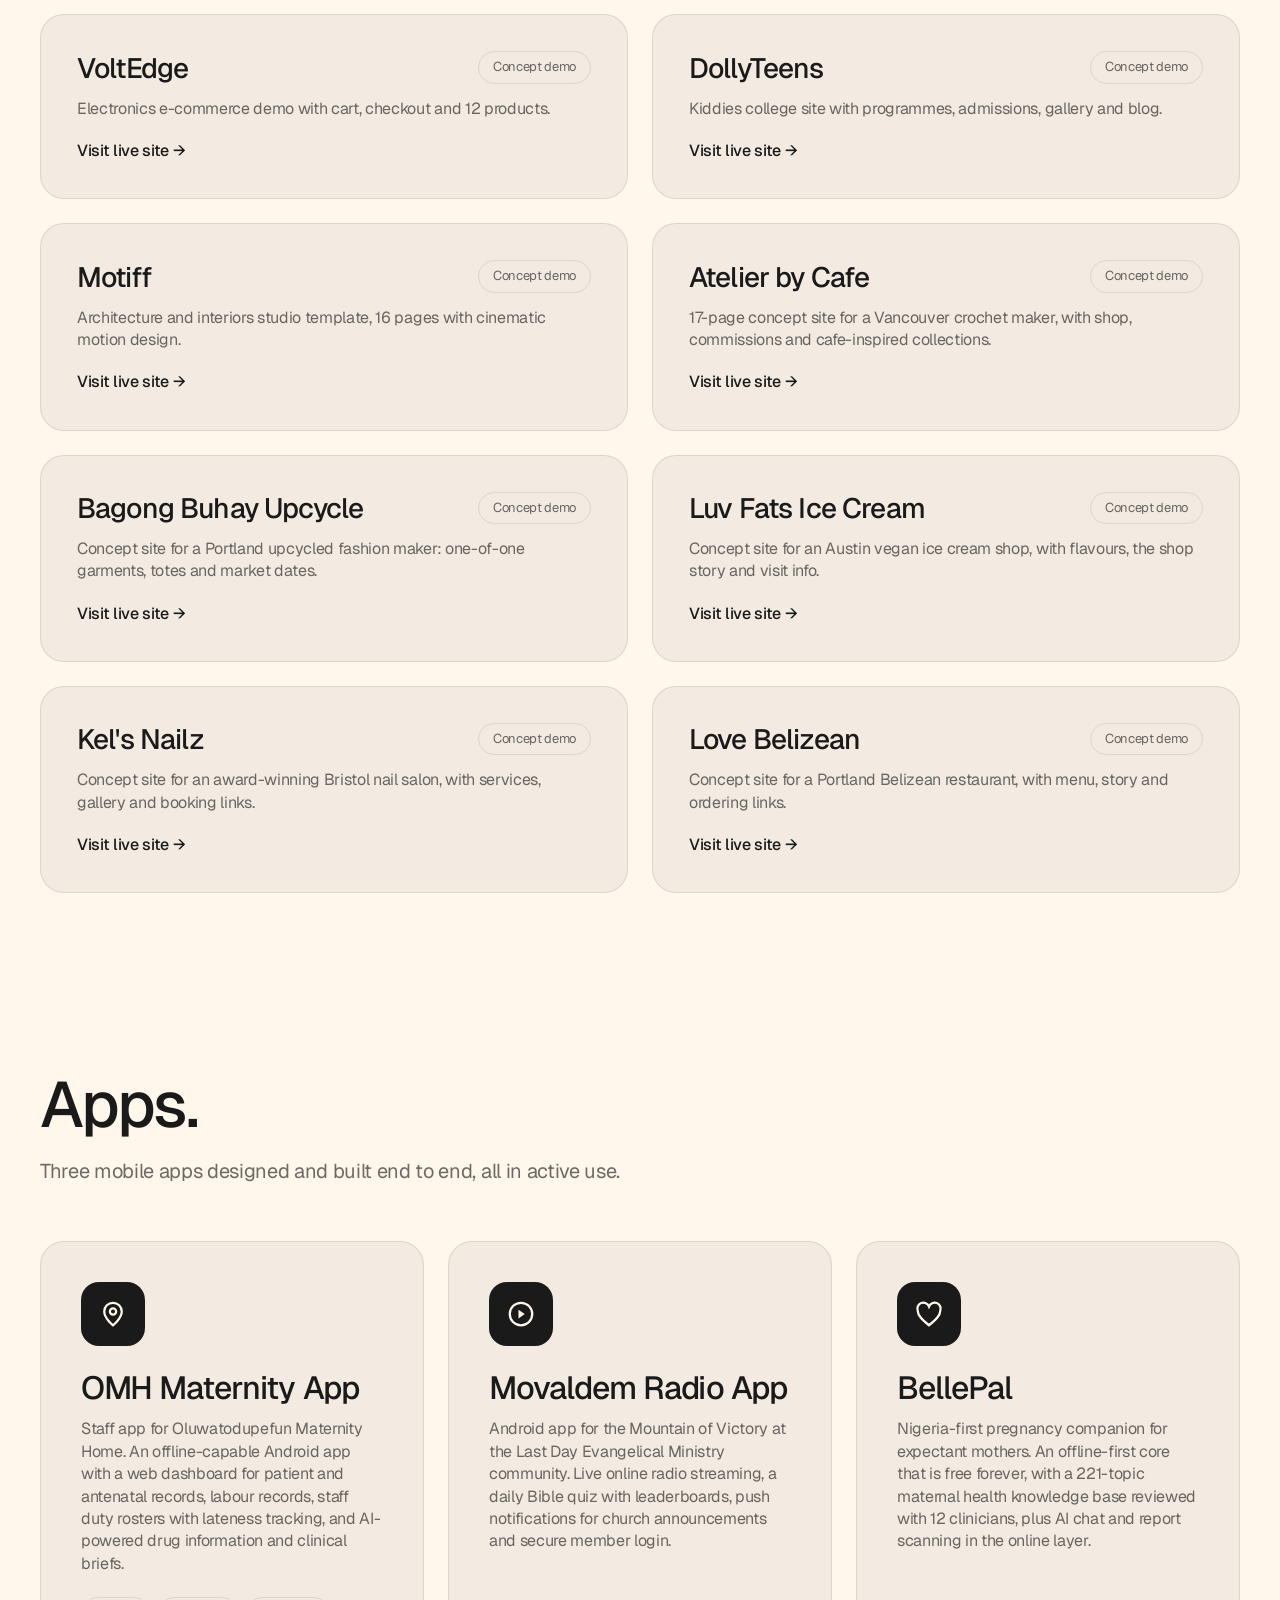
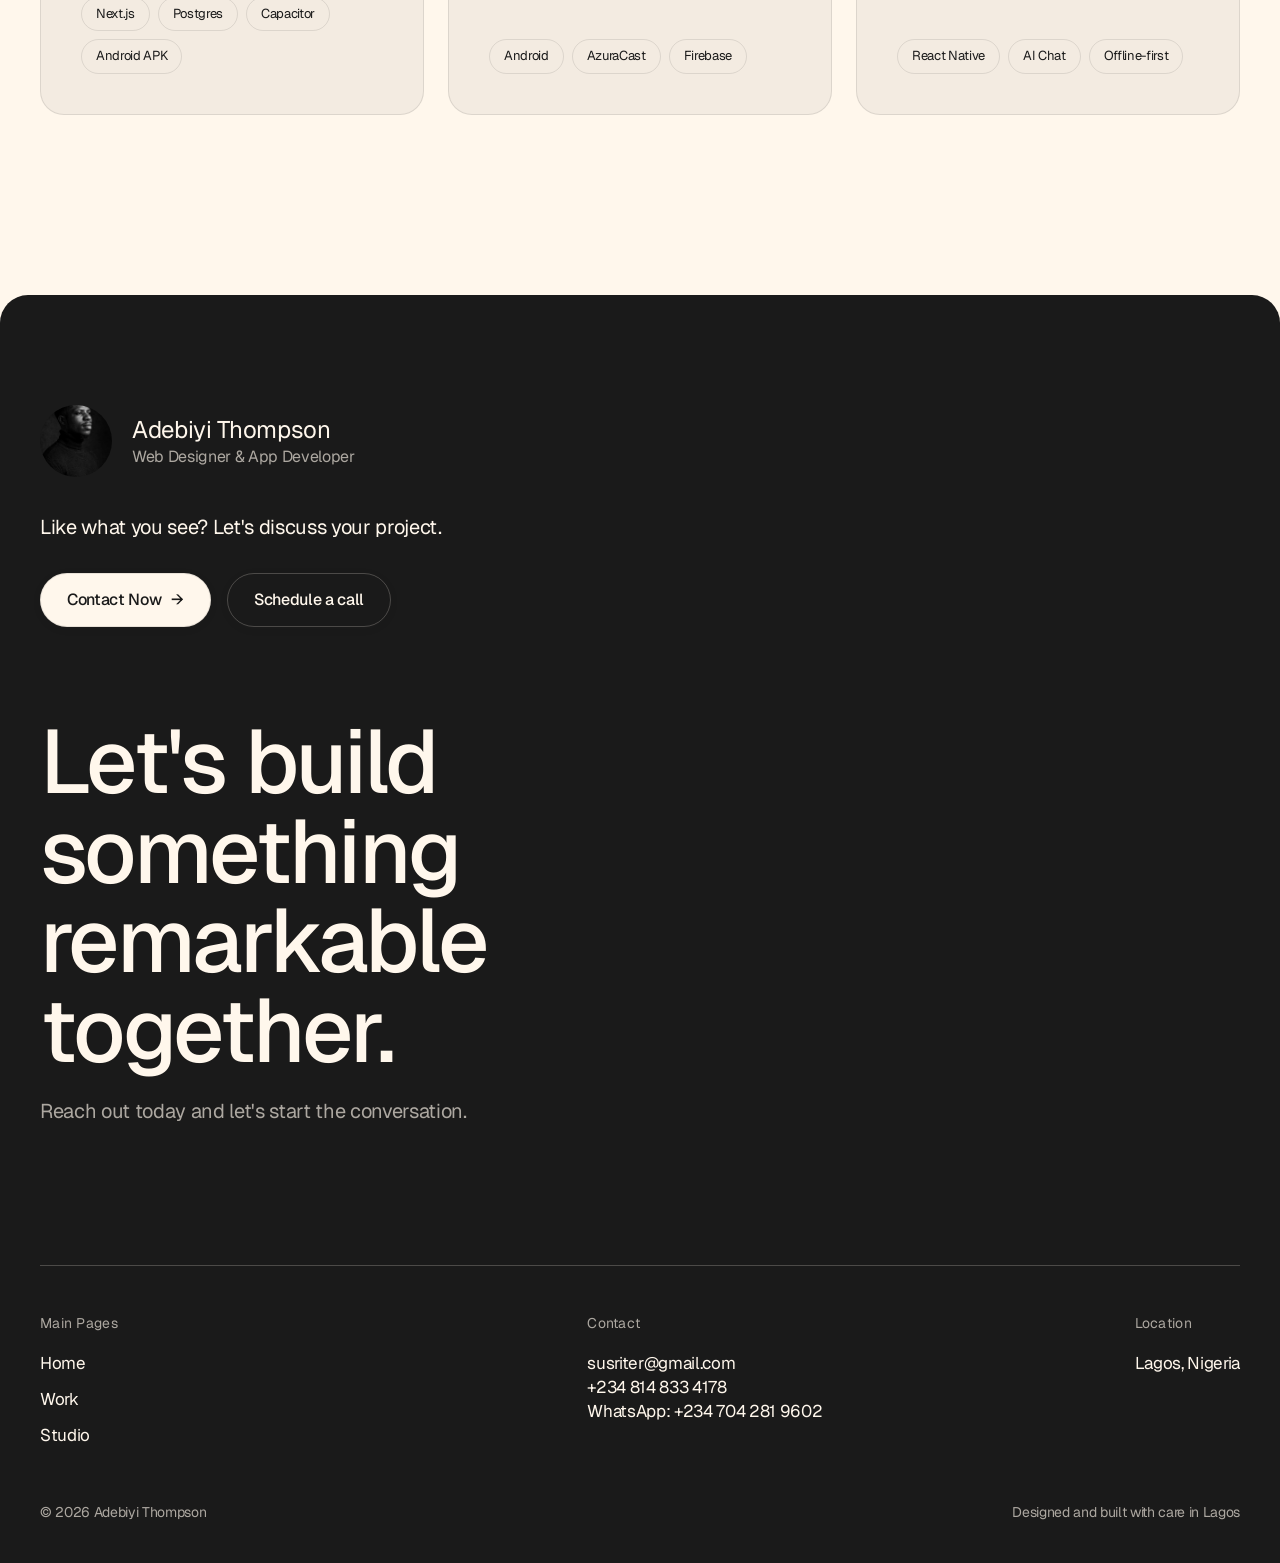
<file: works.html>
<!DOCTYPE html>
<html lang="en">
<head>
<meta charset="UTF-8">
<meta name="viewport" content="width=device-width, initial-scale=1.0">
<title>Work: Adebiyi Thompson</title>
<meta name="description" content="Selected websites and mobile apps by Adebiyi Thompson, web designer and app developer in Lagos, Nigeria.">
<link rel="preconnect" href="https://fonts.googleapis.com">
<link rel="preconnect" href="https://fonts.gstatic.com" crossorigin>
<link href="https://fonts.googleapis.com/css2?family=Geist:wght@100..900&display=swap" rel="stylesheet">
<link rel="stylesheet" href="assets/css/style.css">
<link rel="icon" href="assets/img/about-portrait.jpg">
</head>
<body>

<nav class="nav" aria-label="Main navigation">
  <a class="brand" href="index.html" aria-label="Adebiyi Thompson home"><span class="brand-mark"></span>AT.</a>
  <ul class="nav-links">
    <li><a href="index.html">Home</a></li>
    <li><a href="works.html" class="active">Work</a></li>
    <li><a href="studio.html">Studio</a></li>
  </ul>
  <a class="btn" href="mailto:susriter@gmail.com">Get in touch</a>
  <button class="burger" id="burger" aria-label="Open menu" aria-expanded="false"><span></span><span></span><span></span></button>
</nav>
<div class="mobile-menu" id="mobileMenu">
  <a href="index.html">Home</a>
  <a href="works.html">Work</a>
  <a href="studio.html">Studio</a>
  <a class="btn" href="mailto:susriter@gmail.com">Get in touch</a>
</div>

<header class="page-hero">
  <div class="wrap">
    <h1>Work.</h1>
    <p class="sec-sub">A selection of websites and apps, all live and all real.</p>
  </div>
</header>

<section style="padding-top:40px" aria-label="Websites">
  <div class="wrap">
    <div class="reveal" style="margin-bottom:48px"><h2 class="sec-head" style="font-size:clamp(40px,5vw,64px)">Websites.</h2></div>
    <div class="arch-grid">
      <div class="arch-card reveal"><div class="arch-top"><h3 class="arch-name">xylvar</h3><span class="tag">My product</span></div><p class="arch-desc">SEO agency site with an opportunity-report engine for local businesses.</p><a class="arch-link" href="https://xylvar.pages.dev" target="_blank" rel="noopener">Visit live site →</a></div>
      <div class="arch-card reveal" data-delay="60"><div class="arch-top"><h3 class="arch-name">Movaldem</h3><span class="tag">Client work</span></div><p class="arch-desc">Church platform with teaching library, daily Bible quiz and online giving.</p><a class="arch-link" href="https://movaldem.teta.dpdns.org" target="_blank" rel="noopener">Visit live site →</a></div>
      <div class="arch-card reveal"><div class="arch-top"><h3 class="arch-name">Esriltor</h3><span class="tag">Concept demo</span></div><p class="arch-desc">Manchester estate agency site with listings, property pages and a sell journey.</p><a class="arch-link" href="https://julieellis1.github.io/portfolio-demos/esriltor/" target="_blank" rel="noopener">Visit live site →</a></div>
      <div class="arch-card reveal" data-delay="60"><div class="arch-top"><h3 class="arch-name">Premier HVAC</h3><span class="tag">Concept demo</span></div><p class="arch-desc">Las Vegas HVAC company site with booking widget and service pages.</p><a class="arch-link" href="https://julieellis1.github.io/portfolio-demos/premier-hvac/" target="_blank" rel="noopener">Visit live site →</a></div>
      <div class="arch-card reveal"><div class="arch-top"><h3 class="arch-name">Bomorn Haven</h3><span class="tag">Concept demo</span></div><p class="arch-desc">Restaurant site with tabbed menu, reservations, gallery and takeaway.</p><a class="arch-link" href="https://julieellis1.github.io/portfolio-demos/bomorn-haven/" target="_blank" rel="noopener">Visit live site →</a></div>
      <div class="arch-card reveal" data-delay="60"><div class="arch-top"><h3 class="arch-name">ZoeSmile</h3><span class="tag">Client work</span></div><p class="arch-desc">Dental clinic platform with treatments, booking and patient information.</p><a class="arch-link" href="https://zoesmile.teta.dpdns.org" target="_blank" rel="noopener">Visit live site →</a></div>
      <div class="arch-card reveal"><div class="arch-top"><h3 class="arch-name">Litmern Consults</h3><span class="tag">Concept demo</span></div><p class="arch-desc">Consulting firm site with service pages, case studies and insights.</p><a class="arch-link" href="https://julieellis1.github.io/portfolio-demos/litmern-consults/" target="_blank" rel="noopener">Visit live site →</a></div>
      <div class="arch-card reveal" data-delay="60"><div class="arch-top"><h3 class="arch-name">SAG Ministry</h3><span class="tag">Client work</span></div><p class="arch-desc">Church website with sermons, programs and online giving.</p><a class="arch-link" href="https://test.teta.dpdns.org" target="_blank" rel="noopener">Visit live site →</a></div>
      <div class="arch-card reveal"><div class="arch-top"><h3 class="arch-name">Marksheet</h3><span class="tag">My product</span></div><p class="arch-desc">School management platform with exams, results and parent app.</p><a class="arch-link" href="https://marksheet.top" target="_blank" rel="noopener">Visit live site →</a></div>
      <div class="arch-card reveal" data-delay="60"><div class="arch-top"><h3 class="arch-name">Clinic Staff App</h3><span class="tag">Client work</span></div><p class="arch-desc">Web dashboard for the OMH maternity staff app.</p><a class="arch-link" href="https://omh.teta.dpdns.org" target="_blank" rel="noopener">Visit live site →</a></div>
      <div class="arch-card reveal"><div class="arch-top"><h3 class="arch-name">VoltEdge</h3><span class="tag">Concept demo</span></div><p class="arch-desc">Electronics e-commerce demo with cart, checkout and 12 products.</p><a class="arch-link" href="https://julieellis1.github.io/portfolio-demos/voltedge/" target="_blank" rel="noopener">Visit live site →</a></div>
      <div class="arch-card reveal" data-delay="60"><div class="arch-top"><h3 class="arch-name">DollyTeens</h3><span class="tag">Concept demo</span></div><p class="arch-desc">Kiddies college site with programmes, admissions, gallery and blog.</p><a class="arch-link" href="https://julieellis1.github.io/portfolio-demos/dollyteens/" target="_blank" rel="noopener">Visit live site →</a></div>
      <div class="arch-card reveal" data-delay="60"><div class="arch-top"><h3 class="arch-name">Motiff</h3><span class="tag">Concept demo</span></div><p class="arch-desc">Architecture and interiors studio template, 16 pages with cinematic motion design.</p><a class="arch-link" href="https://julieellis1.github.io/motiff/" target="_blank" rel="noopener">Visit live site →</a></div>
      <div class="arch-card reveal"><div class="arch-top"><h3 class="arch-name">Atelier by Cafe</h3><span class="tag">Concept demo</span></div><p class="arch-desc">17-page concept site for a Vancouver crochet maker, with shop, commissions and cafe-inspired collections.</p><a class="arch-link" href="https://julieellis1.github.io/atelier-by-cafe/" target="_blank" rel="noopener">Visit live site →</a></div>
      <div class="arch-card reveal" data-delay="60"><div class="arch-top"><h3 class="arch-name">Bagong Buhay Upcycle</h3><span class="tag">Concept demo</span></div><p class="arch-desc">Concept site for a Portland upcycled fashion maker: one-of-one garments, totes and market dates.</p><a class="arch-link" href="https://julieellis1.github.io/bagong-buhay-upcycle/" target="_blank" rel="noopener">Visit live site →</a></div>
      <div class="arch-card reveal"><div class="arch-top"><h3 class="arch-name">Luv Fats Ice Cream</h3><span class="tag">Concept demo</span></div><p class="arch-desc">Concept site for an Austin vegan ice cream shop, with flavours, the shop story and visit info.</p><a class="arch-link" href="https://julieellis1.github.io/luv-fats-ice-cream/" target="_blank" rel="noopener">Visit live site →</a></div>
      <div class="arch-card reveal" data-delay="60"><div class="arch-top"><h3 class="arch-name">Kel's Nailz</h3><span class="tag">Concept demo</span></div><p class="arch-desc">Concept site for an award-winning Bristol nail salon, with services, gallery and booking links.</p><a class="arch-link" href="https://julieellis1.github.io/kels-nailz/" target="_blank" rel="noopener">Visit live site →</a></div>
      <div class="arch-card reveal"><div class="arch-top"><h3 class="arch-name">Love Belizean</h3><span class="tag">Concept demo</span></div><p class="arch-desc">Concept site for a Portland Belizean restaurant, with menu, story and ordering links.</p><a class="arch-link" href="https://julieellis1.github.io/love-belizean/" target="_blank" rel="noopener">Visit live site →</a></div>
    </div>
  </div>
</section>

<section aria-label="Mobile apps" style="padding-top:40px">
  <div class="wrap">
    <div class="reveal" style="margin-bottom:8px"><h2 class="sec-head" style="font-size:clamp(40px,5vw,64px)">Apps.</h2>
    <p class="sec-sub">Three mobile apps designed and built end to end, all in active use.</p></div>
    <div class="apps-grid">
      <div class="card app-card reveal" data-delay="60">
        <div class="app-icon"><svg viewBox="0 0 24 24" fill="none" stroke="currentColor" stroke-width="1.8"><path d="M12 21s-7-5.5-7-11a7 7 0 0 1 14 0c0 5.5-7 11-7 11z"/><circle cx="12" cy="10" r="2.5"/></svg></div>
        <h3 class="app-name">OMH Maternity App</h3>
        <p class="app-desc">Staff app for Oluwatodupefun Maternity Home. An offline-capable Android app with a web dashboard for patient and antenatal records, labour records, staff duty rosters with lateness tracking, and AI-powered drug information and clinical briefs.</p>
        <div class="stack"><span>Next.js</span><span>Postgres</span><span>Capacitor</span><span>Android APK</span></div>
      </div>
      <div class="card app-card reveal" data-delay="140">
        <div class="app-icon"><svg viewBox="0 0 24 24" fill="none" stroke="currentColor" stroke-width="1.8"><circle cx="12" cy="12" r="9"/><path d="M10 8.5l5 3.5-5 3.5z" fill="currentColor" stroke="none"/></svg></div>
        <h3 class="app-name">Movaldem Radio App</h3>
        <p class="app-desc">Android app for the Mountain of Victory at the Last Day Evangelical Ministry community. Live online radio streaming, a daily Bible quiz with leaderboards, push notifications for church announcements and secure member login.</p>
        <div class="stack"><span>Android</span><span>AzuraCast</span><span>Firebase</span></div>
      </div>
      <div class="card app-card reveal" data-delay="220">
        <div class="app-icon"><svg viewBox="0 0 24 24" fill="none" stroke="currentColor" stroke-width="1.8"><path d="M12 21C7 17 3 13.5 3 9.5A4.5 4.5 0 0 1 12 6a4.5 4.5 0 0 1 9 3.5c0 4-4 7.5-9 11.5z"/></svg></div>
        <h3 class="app-name">BellePal</h3>
        <p class="app-desc">Nigeria-first pregnancy companion for expectant mothers. An offline-first core that is free forever, with a 221-topic maternal health knowledge base reviewed with 12 clinicians, plus AI chat and report scanning in the online layer.</p>
        <div class="stack"><span>React Native</span><span>AI Chat</span><span>Offline-first</span></div>
      </div>
    </div>
  </div>
</section>

<section class="cta-section" aria-label="Contact">
  <div class="cta">
    <div class="wrap">
      <div class="cta-top reveal">
        <img class="avatar" src="assets/img/about-portrait.jpg" alt="Adebiyi Thompson">
        <div><div class="cta-name">Adebiyi Thompson</div><div class="cta-role">Web Designer &amp; App Developer</div></div>
      </div>
      <p class="cta-pitch reveal">Like what you see? Let's discuss your project.</p>
      <div class="cta-btns reveal">
        <a class="btn btn-solid" href="mailto:susriter@gmail.com">Contact Now <span>→</span></a>
        <a class="btn btn-outline" href="mailto:susriter@gmail.com?subject=Schedule%20a%20call">Schedule a call</a>
      </div>
      <h2 class="reveal">Let's build something remarkable together.</h2>
      <p class="cta-sub reveal">Reach out today and let's start the conversation.</p>
    </div>
    <footer>
      <div class="wrap">
        <div class="foot-grid">
          <div><div class="foot-label">Main Pages</div><ul class="foot-links"><li><a href="index.html">Home</a></li><li><a href="works.html">Work</a></li><li><a href="studio.html">Studio</a></li></ul></div>
          <div><div class="foot-label">Contact</div><a class="foot-mail" href="mailto:susriter@gmail.com">susriter@gmail.com</a><br><a class="foot-mail" href="tel:+2348148334178">+234 814 833 4178</a><br><a class="foot-mail" href="https://wa.me/2347042819602" target="_blank" rel="noopener">WhatsApp: +234 704 281 9602</a></div>
          <div><div class="foot-label">Location</div><p style="font-size:17px">Lagos, Nigeria</p></div>
        </div>
        <div class="foot-base"><span>© <span id="year">2026</span> Adebiyi Thompson</span><span>Designed and built with care in Lagos</span></div>
      </div>
    </footer>
  </div>
</section>

<script src="assets/js/main.js"></script>
</body>
</html>
</file>
<file: assets/css/style.css>
/* ============================================================
   Adebiyi Thompson - Portfolio
   Clean-room build. Design language studied from the Sameera
   Webflow template (warm cream, Geist type, pill nav, bento
   cards); all code below is original.
   ============================================================ */
:root{
  --bg:#FFF7EC;
  --card:#F3EBE1;
  --ink:#1A1A1A;
  --muted:rgba(26,26,26,.64);
  --line:rgba(26,26,26,.10);
  --dark:#1A1A1A;
  --cream:#FFF7EC;
  --cream-dim:rgba(255,247,236,.64);
  --line-dark:rgba(255,247,236,.22);
  --font:'Geist','Inter',system-ui,-apple-system,'Segoe UI',Roboto,sans-serif;
  --r-lg:24px; --r-pill:999px;
  --ease:cubic-bezier(.22,.61,.36,1);
}
*{margin:0;padding:0;box-sizing:border-box}
html{scroll-behavior:smooth}
html,body{overflow-x:clip}
body{
  font-family:var(--font);background:var(--bg);color:var(--ink);
  font-size:16px;line-height:1.4;letter-spacing:-.33px;
  -webkit-font-smoothing:antialiased;
}
img{max-width:100%;display:block}
a{color:inherit;text-decoration:none}
::selection{background:var(--ink);color:var(--cream)}

.wrap{max-width:1360px;margin:0 auto;padding:0 40px}
section{padding:140px 0}
h1,h2,h3{font-weight:500;letter-spacing:-.03em;line-height:1}
.sec-head{font-size:clamp(48px,7vw,96px);margin-bottom:20px}
.sec-sub{font-size:20px;color:var(--muted);max-width:52ch}

/* ---------- reveal animation ---------- */
.reveal{opacity:0;transform:translateY(28px);transition:opacity .8s var(--ease),transform .8s var(--ease)}
.reveal.in{opacity:1;transform:none}
@media(prefers-reduced-motion:reduce){
  .reveal{opacity:1;transform:none;transition:none}
  html{scroll-behavior:auto}
  .marquee-track{animation:none!important}
}

/* ---------- nav ---------- */
.nav{
  position:fixed;top:20px;left:20px;right:20px;z-index:100;
  display:flex;align-items:center;justify-content:space-between;gap:16px;
  background:rgba(255,247,236,.82);backdrop-filter:blur(16px);-webkit-backdrop-filter:blur(16px);
  border:1px solid var(--line);border-radius:var(--r-pill);
  padding:10px 10px 10px 26px;
  box-shadow:0 6px 28px rgba(26,26,26,.07);
}
.brand{display:flex;align-items:center;gap:10px;font-size:24px;font-weight:500;letter-spacing:-.02em}
.brand-mark{width:22px;height:22px;border-radius:6px;background:var(--ink);flex:none}
.nav-links{display:flex;gap:34px;list-style:none}
.nav-links a{font-size:16px;color:var(--ink);opacity:.75;transition:opacity .25s}
.nav-links a:hover{opacity:1}
.nav-links a.active{font-weight:500;opacity:1}
.btn{
  display:inline-flex;align-items:center;gap:10px;
  background:var(--bg);color:var(--ink);border:1px solid var(--line);
  border-radius:var(--r-pill);padding:15px 26px;font-size:16px;font-weight:500;
  font-family:var(--font);cursor:pointer;white-space:nowrap;
  box-shadow:0 2px 10px rgba(26,26,26,.06);
  transition:transform .3s var(--ease),box-shadow .3s var(--ease),background .3s;
}
.btn:hover{transform:translateY(-2px);box-shadow:0 8px 22px rgba(26,26,26,.12)}
.btn-solid{background:var(--cream);color:var(--ink)}
.btn-outline{background:transparent;color:var(--cream);border-color:var(--line-dark)}
.burger{display:none;background:none;border:0;cursor:pointer;padding:12px}
.burger span{display:block;width:26px;height:2px;background:var(--ink);margin:6px 0;border-radius:2px;transition:transform .3s var(--ease),opacity .3s}
.mobile-menu{display:none}

/* ---------- hero ---------- */
.hero{min-height:100svh;display:flex;align-items:center;padding:150px 0 70px}
.hero-grid{display:grid;grid-template-columns:1fr 380px;gap:48px;align-items:center;width:100%}
.hero h1{font-size:clamp(60px,9vw,128px)}
.hero h1 .amp{font-weight:400}
.hero-photo img{width:100%;height:100%;object-fit:cover;display:block}
.hero-photo{
  border-radius:var(--r-lg);overflow:hidden;aspect-ratio:4/5;position:relative;
  background:linear-gradient(150deg,#2a2a2a,#101010 70%);
  display:flex;align-items:flex-end;justify-content:center;
}
.hero-photo::before{
  content:'';position:absolute;inset:0;
  background:
    radial-gradient(420px 300px at 80% 15%,rgba(255,247,236,.14),transparent 60%),
    radial-gradient(500px 380px at 15% 90%,rgba(255,247,236,.08),transparent 60%);
}
.hero-photo .mono{
  position:relative;font-size:150px;font-weight:500;color:var(--cream);opacity:.9;
  letter-spacing:-.05em;line-height:1;padding-bottom:40px;
}
.hero-intro{grid-column:2;text-align:right;font-size:20px;color:var(--ink);max-width:340px;justify-self:end}
/* load animation */
.hero h1,.hero-photo,.hero-intro{opacity:0;transform:translateY(34px);transition:opacity .9s var(--ease),transform .9s var(--ease)}
body.loaded .hero h1{opacity:1;transform:none;transition-delay:.05s}
body.loaded .hero-photo{opacity:1;transform:none;transition-delay:.18s}
body.loaded .hero-intro{opacity:1;transform:none;transition-delay:.32s}
@media(prefers-reduced-motion:reduce){
  .hero h1,.hero-photo,.hero-intro{opacity:1;transform:none;transition:none}
}

/* ---------- logo marquee ---------- */
.strip{padding:0 0 40px;overflow:hidden}
.marquee{overflow:hidden;-webkit-mask-image:linear-gradient(90deg,transparent,#000 8%,#000 92%,transparent);mask-image:linear-gradient(90deg,transparent,#000 8%,#000 92%,transparent)}
.marquee-track{display:flex;gap:16px;width:max-content;animation:marquee 32s linear infinite}
.marquee:hover .marquee-track{animation-play-state:paused}
@keyframes marquee{to{transform:translateX(-50%)}}
.logo-pill{
  border:1px solid var(--line);border-radius:var(--r-pill);padding:16px 30px;
  font-size:17px;font-weight:500;white-space:nowrap;color:var(--ink);background:transparent;
  display:flex;align-items:center;gap:10px;
}
.logo-pill i{width:8px;height:8px;border-radius:50%;background:var(--ink);opacity:.35;flex:none}

/* ---------- about bento ---------- */
.bento{display:grid;grid-template-columns:1.25fr 1fr 1fr;gap:24px}
.card{
  background:var(--card);border:1px solid var(--line);border-radius:var(--r-lg);
  padding:40px;transition:transform .35s var(--ease),box-shadow .35s var(--ease);
}
.card:hover{transform:translateY(-4px);box-shadow:0 14px 34px rgba(26,26,26,.10)}
.about-dark{
  grid-row:span 2;background:var(--dark);color:var(--cream);border:0;
  display:flex;flex-direction:column;justify-content:space-between;
  min-height:560px;position:relative;overflow:hidden;padding:48px;
}
.about-photo{position:absolute;inset:0;width:100%;height:100%;object-fit:cover;opacity:.35}
.about-dark h2,.about-dark .read-more{position:relative;z-index:1}
.about-dark h2{font-size:clamp(48px,6vw,88px);color:var(--cream);position:relative;z-index:1}
.read-more{display:inline-flex;align-items:center;gap:12px;color:var(--cream);font-size:18px;position:relative;z-index:1}
.read-more .arr{transition:transform .3s var(--ease)}
.read-more:hover .arr{transform:translate(4px,4px)}
.about-name{font-size:40px;margin-bottom:16px}
.about-bio{color:var(--muted);font-size:16px}
.stat-num{font-size:48px;margin-bottom:10px}
.stat-label{font-size:16px;color:var(--muted)}

/* ---------- services ---------- */
.services-layout{display:grid;grid-template-columns:1fr 2fr;gap:60px;align-items:start}
.svc-grid{display:grid;grid-template-columns:1fr 1fr;gap:24px}
.svc-icon{width:40px;height:40px;margin-bottom:26px;color:var(--ink)}
.svc-icon svg{width:100%;height:100%}
.svc-title{font-size:32px;margin-bottom:14px}
.svc-desc{color:var(--muted);font-size:16px}
.svc-wide{grid-column:span 2}

/* ---------- apps ---------- */
.apps-grid{display:grid;grid-template-columns:repeat(3,1fr);gap:24px;margin-top:56px}
.app-card{display:flex;flex-direction:column}
.app-icon{
  width:64px;height:64px;border-radius:18px;background:var(--ink);color:var(--cream);
  display:flex;align-items:center;justify-content:center;margin-bottom:26px;flex:none;
}
.app-icon svg{width:30px;height:30px}
.app-name{font-size:32px;margin-bottom:14px}
.app-desc{color:var(--muted);font-size:16px;margin-bottom:22px;flex:1}
.stack{display:flex;flex-wrap:wrap;gap:8px}
.stack span{border:1px solid var(--line);border-radius:var(--r-pill);padding:7px 14px;font-size:13px;color:var(--ink)}

/* ---------- process rows ---------- */
.prow{
  display:grid;grid-template-columns:1fr auto;gap:32px;align-items:start;
  padding:36px 24px;border-top:1px solid var(--line);
}
.prow:last-child{border-bottom:1px solid var(--line)}
.prow h3{font-size:24px;margin-bottom:10px}
.prow p{color:var(--muted);max-width:62ch}
.prow .num{font-size:32px;color:var(--ink);white-space:nowrap}

/* ---------- work ---------- */
.work-head{display:flex;align-items:flex-end;justify-content:space-between;gap:24px;margin-bottom:48px}
.arrow-btn{
  width:72px;height:72px;flex:none;border-radius:50%;border:1px solid var(--line);
  background:transparent;color:var(--ink);font-size:26px;cursor:pointer;
  display:flex;align-items:center;justify-content:center;
  transition:background .3s,color .3s,transform .3s var(--ease);
}
.arrow-btn:hover{background:var(--ink);color:var(--cream);transform:translateX(4px)}
.carousel{display:flex;gap:24px;overflow-x:auto;scroll-snap-type:x mandatory;padding-bottom:12px;scrollbar-width:none}
.carousel::-webkit-scrollbar{display:none}
.work-card{flex:0 0 min(620px,84%);scroll-snap-align:start}
.work-grid{display:grid;grid-template-columns:repeat(3,1fr);gap:24px;margin-top:56px}
.work-grid .work-card{flex:none;scroll-snap-align:none}
.work-visual{
  border-radius:var(--r-lg);aspect-ratio:4/3;position:relative;overflow:hidden;
  display:flex;align-items:center;justify-content:center;margin-bottom:20px;
  border:1px solid var(--line);
}
.work-visual .wi{font-size:120px;font-weight:500;letter-spacing:-.05em;color:rgba(255,247,236,.92)}
.work-visual .wt{position:absolute;left:24px;bottom:20px;font-size:14px;color:rgba(255,247,236,.85);border:1px solid rgba(255,247,236,.35);border-radius:var(--r-pill);padding:6px 14px}
.work-title{font-size:24px;margin-bottom:8px}
.work-desc{color:var(--muted);font-size:16px;max-width:52ch}
.work-card a{display:block}
.work-card a:hover .work-visual{transform:translateY(-4px)}
.work-visual{transition:transform .35s var(--ease)}
.work-visual img{width:100%;height:100%;object-fit:cover;display:block}
.center{margin-top:56px;display:flex;justify-content:center}

/* ---------- statement ---------- */
.statement{padding:120px 0}
.statement p{font-size:clamp(28px,3.4vw,40px);font-weight:500;text-align:center;max-width:960px;margin:0 auto;letter-spacing:-.02em;line-height:1.25}

/* ---------- CTA (dark) ---------- */
.cta-section{background:var(--bg);padding:0 0 0}
.cta{
  background:var(--dark);color:var(--cream);
  border-radius:28px 28px 0 0;padding:110px 0 0;margin-top:40px;
}
.cta-top{display:flex;align-items:center;gap:20px;margin-bottom:36px}
.avatar{width:72px;height:72px;border-radius:50%;object-fit:cover;flex:none;background:var(--card)}
.cta-name{font-size:24px}
.cta-role{color:var(--cream-dim);font-size:16px}
.cta-pitch{font-size:20px;max-width:56ch;margin-bottom:32px}
.cta-btns{display:flex;gap:16px;flex-wrap:wrap;margin-bottom:90px}
.cta h2{font-size:clamp(48px,7vw,96px);color:var(--cream);max-width:12ch}
.cta-sub{color:var(--cream-dim);font-size:20px;margin-top:22px}

/* ---------- footer ---------- */
footer{background:var(--dark);color:var(--cream);padding:70px 0 40px}
.foot-grid{
  display:grid;grid-template-columns:1fr 1fr auto;gap:48px;
  padding-top:48px;border-top:1px solid var(--line-dark);margin-top:70px;
}
.foot-label{color:var(--cream-dim);font-size:14px;margin-bottom:18px;letter-spacing:.02em}
.foot-links{list-style:none;display:flex;flex-direction:column;gap:12px}
.foot-links a{font-size:17px;color:var(--cream)}
.foot-links a:hover{text-decoration:underline;text-underline-offset:4px}
.foot-mail{font-size:17px;color:var(--cream)}
.foot-base{display:flex;justify-content:space-between;gap:16px;flex-wrap:wrap;margin-top:56px;color:var(--cream-dim);font-size:14px}

/* ---------- page hero (works/studio) ---------- */
.page-hero{padding:190px 0 40px}
.page-hero h1{font-size:clamp(60px,9vw,128px)}
.page-hero .sec-sub{margin-top:22px}

/* ---------- archive grid ---------- */
.arch-grid{display:grid;grid-template-columns:1fr 1fr;gap:24px}
.arch-card{background:var(--card);border:1px solid var(--line);border-radius:var(--r-lg);padding:36px;display:flex;flex-direction:column;gap:14px;transition:transform .35s var(--ease),box-shadow .35s var(--ease)}
.arch-card:hover{transform:translateY(-4px);box-shadow:0 14px 34px rgba(26,26,26,.10)}
.arch-top{display:flex;justify-content:space-between;align-items:center;gap:12px}
.arch-name{font-size:28px}
.tag{font-size:13px;border:1px solid var(--line);border-radius:var(--r-pill);padding:6px 14px;color:var(--muted);white-space:nowrap}
.arch-desc{color:var(--muted)}
.arch-link{font-weight:500;display:inline-flex;align-items:center;gap:8px;margin-top:6px}
.arch-link:hover{text-decoration:underline;text-underline-offset:4px}

/* ---------- studio ---------- */
.facts{display:grid;grid-template-columns:repeat(3,1fr);gap:24px}
.fact h3{font-size:20px;margin-bottom:12px}
.fact p,.fact li{color:var(--muted);font-size:16px}
.fact ul{list-style:none;display:flex;flex-direction:column;gap:8px}
.bio-lead{font-size:clamp(24px,2.6vw,34px);font-weight:500;letter-spacing:-.02em;line-height:1.3;max-width:28ch}

/* ---------- responsive ---------- */
@media(max-width:1024px){
  .hero-grid{grid-template-columns:1fr 300px}
  .bento{grid-template-columns:1fr 1fr}
  .about-dark{grid-row:span 2;min-height:480px}
  .work-grid{grid-template-columns:1fr 1fr}
  .apps-grid{grid-template-columns:1fr 1fr}
  .services-layout{grid-template-columns:1fr;gap:40px}
}
@media(max-width:768px){
  .wrap{padding:0 20px}
  section{padding:90px 0}
  .nav{top:12px;left:12px;right:12px;padding:8px 8px 8px 20px}
  .nav-links,.nav .btn{display:none}
  .burger{display:block}
  .mobile-menu{
    display:block;position:fixed;top:86px;left:12px;right:12px;z-index:99;
    background:var(--bg);border:1px solid var(--line);border-radius:24px;
    padding:12px;box-shadow:0 18px 44px rgba(26,26,26,.14);
    opacity:0;transform:translateY(-12px);pointer-events:none;
    transition:opacity .3s var(--ease),transform .3s var(--ease);
  }
  .mobile-menu.open{opacity:1;transform:none;pointer-events:auto}
  .mobile-menu a{display:block;padding:16px 18px;font-size:20px;font-weight:500;border-radius:14px}
  .mobile-menu a:hover{background:var(--card)}
  .mobile-menu .btn{display:inline-flex;margin:8px 12px 12px}
  .burger.open span:nth-child(1){transform:translateY(8px) rotate(45deg)}
  .burger.open span:nth-child(2){opacity:0}
  .burger.open span:nth-child(3){transform:translateY(-8px) rotate(-45deg)}
  .hero{padding-top:130px;min-height:100svh}
  .hero-grid{grid-template-columns:1fr;text-align:center;gap:36px}
  .hero-intro{grid-column:1;text-align:center;justify-self:center}
  .hero-photo{max-width:420px;margin:0 auto;width:100%}
  .bento{grid-template-columns:1fr}
  .about-dark{grid-row:auto;min-height:420px;padding:36px}
  .sec-head-row{text-align:right}
  .services-layout{grid-template-columns:1fr}
  .svc-grid{grid-template-columns:1fr}
  .svc-wide{grid-column:auto}
  .apps-grid{grid-template-columns:1fr}
  .prow{grid-template-columns:1fr;gap:12px}
  .work-grid{grid-template-columns:1fr}
  .work-card{flex-basis:86%}
  .arch-grid{grid-template-columns:1fr}
  .facts{grid-template-columns:1fr}
  .cta{padding:80px 0 0;border-radius:22px 22px 0 0}
  .foot-grid{grid-template-columns:1fr 1fr}
  .statement{padding:90px 0}
}
</file>
